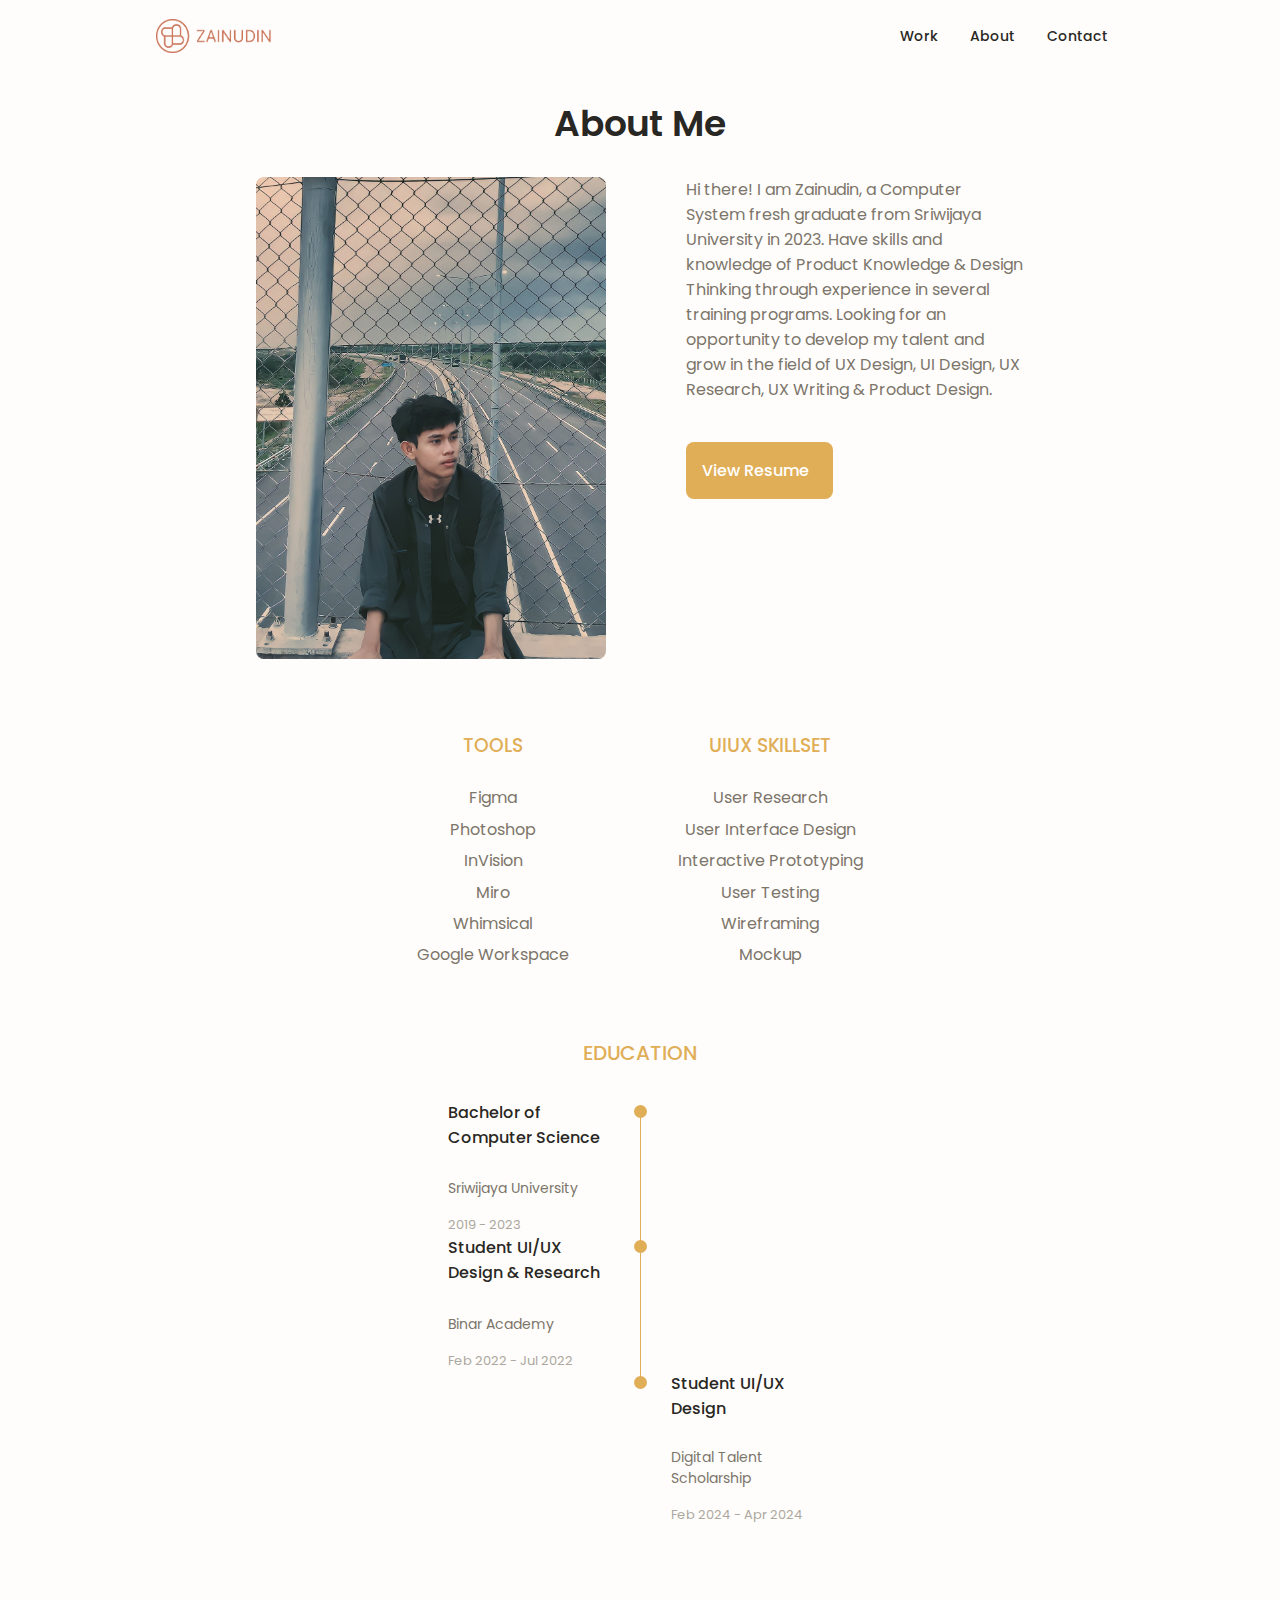
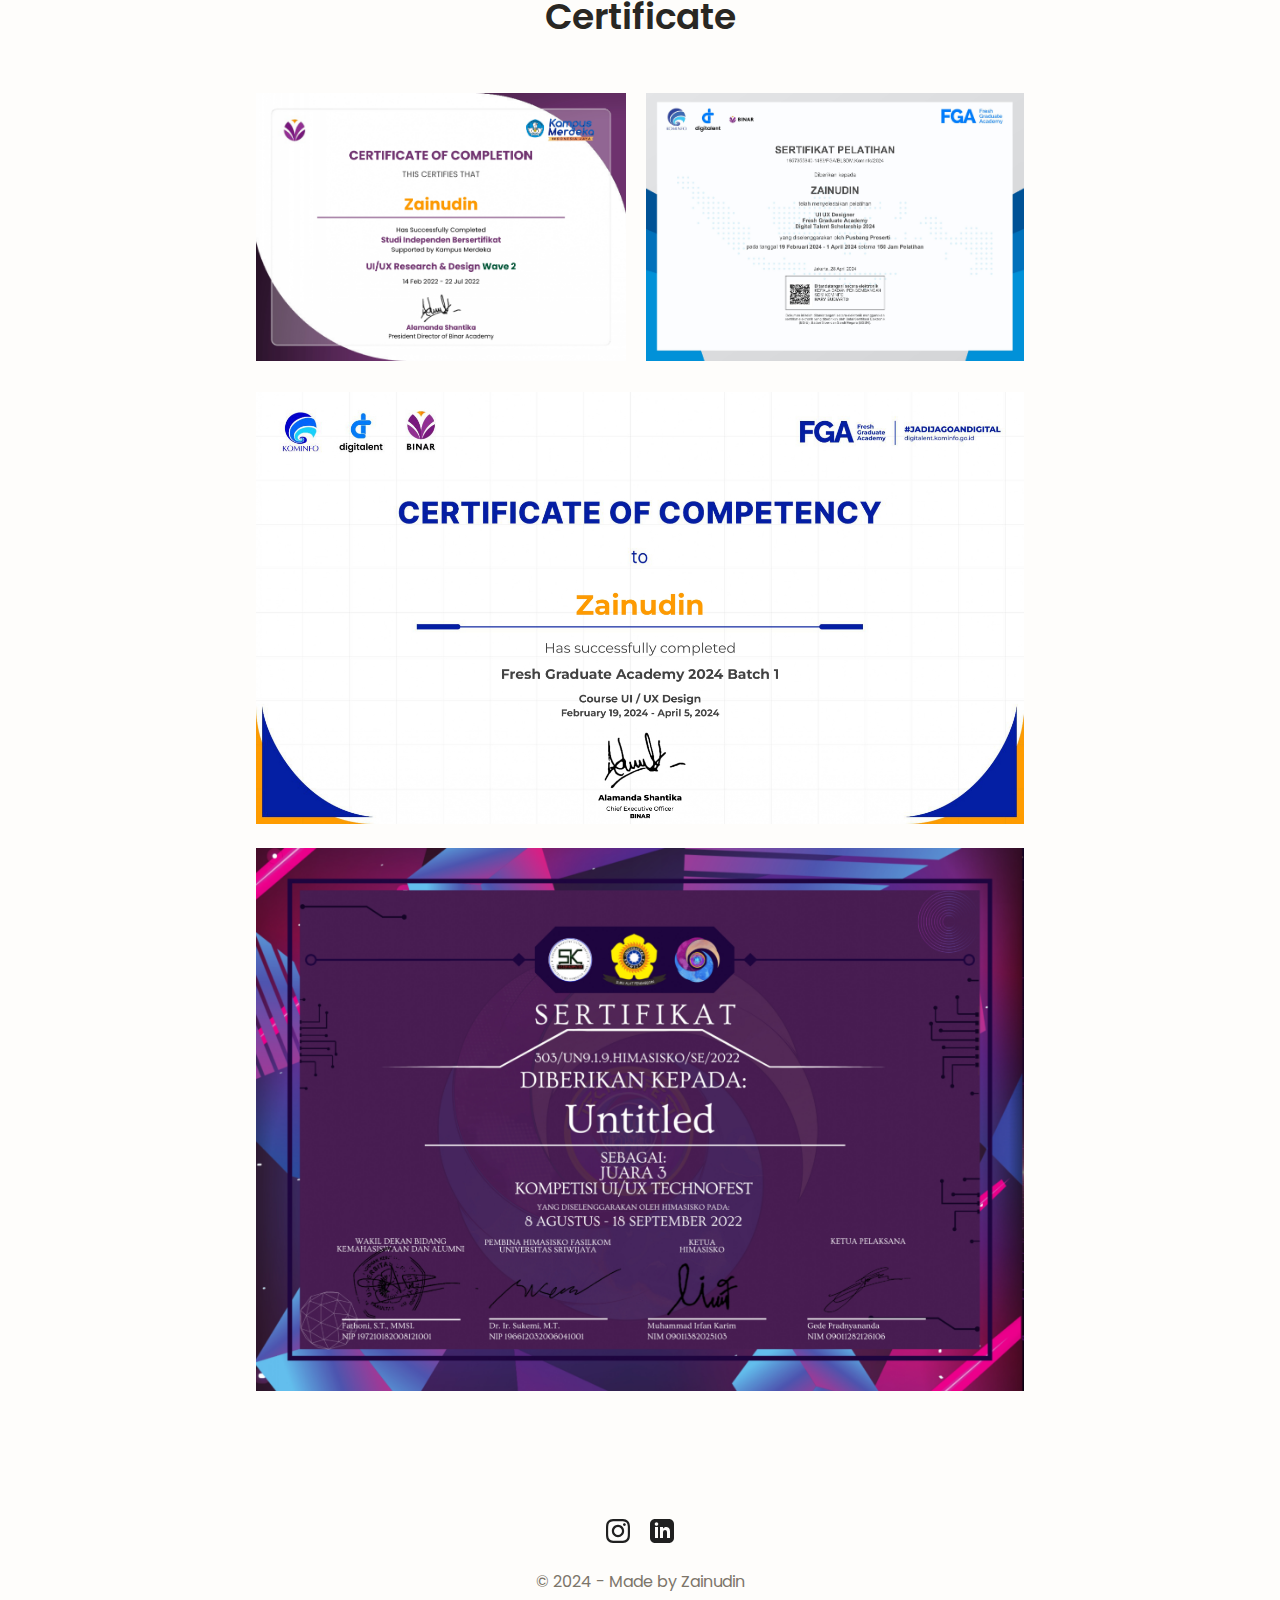
<file: about.html>
<!DOCTYPE html>
    <html lang="en">
    <head>
        <meta charset="UTF-8">
        <meta name="viewport" content="width=device-width, initial-scale=1.0">
        <link rel="shortcut icon" type="x-icon" href="packages/images/logo2.png">
        <!--==================== UNICONS ====================-->
        <link rel="stylesheet" href="https://unicons.iconscout.com/release/v4.0.0/css/line.css">
        
        <!--==================== SWIPER CSS ====================-->
        <link rel="stylesheet" href="./packages/css/swiper-bundle.min.css">
        
        <!--==================== CSS ====================-->
        <link rel="stylesheet" href="./packages/css/styles.css">

        <title>Zainudin - UI/UX Designer</title>
    </head>
    <body>
        <!--==================== HEADER ====================-->
        <header class="header" id="header">
            <nav class="nav container">
                <img src="packages/images/logo5.png" alt="standing">
                <div class="nav__menu" id="nav-menu">
                    <ul class="nav__list grid">
                        <li class="nav__item">
                            <a href="/index.html" class="nav__link">
                                <i class="uil uil-estate nav__icon"></i>Work
                            </a>
                        </li>
                        <li class="nav__item">
                            <a href="#about" class="nav__link">
                                <i class="uil uil-user nav__icon"></i>About
                            </a>
                        </li>

                        <li class="nav__item">
                            <a href="mailto:zainudin2001@gmail.com" class="nav__link">
                                <i class="uil uil-message nav__icon"></i>Contact                               
                            </a>
                        </li>
                    </ul>
                    <i class="uil uil-times nav__close" id="nav-close"></i>
                </div>
                <div class="nav__btns">
                    <!-- Theme change button -->

                    <i class="uil uil-moon change-theme" id="theme-button"></i>

                    <div class="nav__toggle" id="nav-toggle">
                        <i class="uil uil-apps"></i>
                    </div>
                </div>
            </nav>
        </header>

        <!--==================== MAIN ====================-->
        <main class="main">         
            <!--==================== ABOUT ====================-->
            <section class="about section" id="about">
                <h2 class="section__title">About Me</h2>
                <!-- <span class="section__subtitle">My Introduction</span> -->

                <div class="about__container container grid">
                    <img src="packages/images/ti.jpg" alt="" class="about__img">
                    <div class="about__data">
                        <p class="about__description">
                            Hi there!

                            I am Zainudin, a Computer System fresh graduate from Sriwijaya University in 2023. 
                            Have skills and knowledge of Product Knowledge & Design Thinking through experience 
                            in several training programs. Looking for an opportunity to develop my talent and grow 
                            in the field of UX Design, UI Design, UX Research, UX Writing & Product Design.
                        </p>

                        <div class="about__buttons">
                            <a download="" href="packages/H.pdf" class="button button--flex">
                                View Resume<i class="uil uil-download-alt button__icon"></i>
                            </a>
                        </div>
                    </div>
                </div>
            </section>

            <!-- =================== SKILSS ========================== -->
            <section class="myskill__section">
                <div class="myskill__container container grid">
                    <div class="myskill-into">
                        <div class="myskill-preview">
                            <h3>TOOLS</h3>
                            <p>Figma</p>
                            <p>Photoshop</p>
                            <p>InVision</p>
                            <p>Miro</p>
                            <p>Whimsical</p>
                            <p>Google Workspace</p>
                        </div>

                        <div class="myskill-preview">
                            <h3>UIUX SKILLSET</h3>
                            <p>User Research</p>
                            <p>User Interface Design</p>
                            <p>Interactive Prototyping</p>
                            <p>User Testing</p>
                            <p>Wireframing</p>
                            <p>Mockup</p>
                            
                        </div>
                    </div>
                </div>
            </section>

            <!--==================== QUALIFICATION ====================-->
        <section class="qualification__section">
            <!-- <h2 class="section__title">Education</h2> -->
            

            <div class="qualification__container container">
                <div class="qualification__tabs">
                    <div class="qualification__button button--flex qualification__active" data-target=''>
                        EDUCATION
                    </div>

                </div>

            <div class="qualification__sections">
            <!--==================== QUALIFICATION CONTENT 1 ====================-->
            <div class="qualification__content qualification__active" data-content id="education">
             <!--==================== QUALIFICATION 1 ====================--> 
             <div class="qualification__data">
                 <div>
                     <h3 class="qualification__title">Bachelor of Computer Science </h3>
                     <span class="qualification__subtitle">Sriwijaya University</span>
                     <div class="qualification__calendar">
                        <i class="uil uil-calendar-alt"></i>
                        2019 - 2023
                     </div>
                 </div>

                 <div>
                     <span class="qualification__rounder"></span>
                     <span class="qualification__line"></span>
                 </div>
             </div>
             
             <!--==================== QUALIFICATION 2 ====================--> 

            <!--==================== QUALIFICATION 3 ====================--> 
            <div class="qualification__data">
                <div>
                    <h3 class="qualification__title">Student UI/UX Design & Research</h3>
                    <span class="qualification__subtitle">Binar Academy</span>
                    <div class="qualification__calendar">
                       <i class="uil uil-calendar-alt"></i>
                       Feb 2022 - Jul 2022
                    </div>
                </div>

                <div>
                    <span class="qualification__rounder"></span>
                    <span class="qualification__line"></span>
                </div>
            </div> 

            <!--==================== QUALIFICATION 4 ====================--> 
            <div class="qualification__data">
                <div></div>
                <div>
                    <span class="qualification__rounder"></span>
                   <!-- <span class="qualification__line"></span> -->
                </div>

                <div>
                    <h3 class="qualification__title">Student UI/UX Design</h3>
                    <span class="qualification__subtitle">Digital Talent Scholarship</span>
                    <div class="qualification__calendar">
                       <i class="uil uil-calendar-alt"></i>
                       Feb 2024 - Apr 2024
                    </div>
                </div>

                
            </div>
            </div>
            
            
             
               </div>
            </div>
        </section>
      
        
        <section class="certificate__section">
            <div class="certificate__container container grid">
                <h2 class="section__title">Certificate</h2>
                <div class="logo-identity5">
                                
                    <div class="text5">
                        <img src="packages/Studi Independen_Cert_Zainudin_page-0001.jpg" alt="">
                        
                    </div>
        
                    
                    <div class="text5">
                        <img src="packages/Kominfo_Sertifikat_ZAINUDIN_UI UX Designer.jpg" alt="">
                    </div>                       
                </div>

                <img src="packages/Certif_Zainudin_Fresh Graduate Academy 2024 Batch 1_UI _ UX Design_page-0001.jpg" alt="">
                <img src="packages/Sertifikat_TechnofestSK_page-0001.jpg" alt="">
            </div>
        </section>
       

    <!--==================== FOOTER ====================-->
    <footer>
        <div class="footer-icons">
          <a href="https://www.instagram.com/zainudln/">
            <svg xmlns="http://www.w3.org/2000/svg" width="24" height="24" viewBox="0 0 24 24"><path d="M12 2.163c3.204 0 3.584.012 4.85.07 3.252.148 4.771 1.691 4.919 4.919.058 1.265.069 1.645.069 4.849 0 3.205-.012 3.584-.069 4.849-.149 3.225-1.664 4.771-4.919 4.919-1.266.058-1.644.07-4.85.07-3.204 0-3.584-.012-4.849-.07-3.26-.149-4.771-1.699-4.919-4.92-.058-1.265-.07-1.644-.07-4.849 0-3.204.013-3.583.07-4.849.149-3.227 1.664-4.771 4.919-4.919 1.266-.057 1.645-.069 4.849-.069zm0-2.163c-3.259 0-3.667.014-4.947.072-4.358.2-6.78 2.618-6.98 6.98-.059 1.281-.073 1.689-.073 4.948 0 3.259.014 3.668.072 4.948.2 4.358 2.618 6.78 6.98 6.98 1.281.058 1.689.072 4.948.072 3.259 0 3.668-.014 4.948-.072 4.354-.2 6.782-2.618 6.979-6.98.059-1.28.073-1.689.073-4.948 0-3.259-.014-3.667-.072-4.947-.196-4.354-2.617-6.78-6.979-6.98-1.281-.059-1.69-.073-4.949-.073zm0 5.838c-3.403 0-6.162 2.759-6.162 6.162s2.759 6.163 6.162 6.163 6.162-2.759 6.162-6.163c0-3.403-2.759-6.162-6.162-6.162zm0 10.162c-2.209 0-4-1.79-4-4 0-2.209 1.791-4 4-4s4 1.791 4 4c0 2.21-1.791 4-4 4zm6.406-11.845c-.796 0-1.441.645-1.441 1.44s.645 1.44 1.441 1.44c.795 0 1.439-.645 1.439-1.44s-.644-1.44-1.439-1.44z"/></svg>
          </a>
          <a href="https://www.linkedin.com/in/zainudin41">
            <svg xmlns="http://www.w3.org/2000/svg" width="24" height="24" viewBox="0 0 24 24"><path d="M19 0h-14c-2.761 0-5 2.239-5 5v14c0 2.761 2.239 5 5 5h14c2.762 0 5-2.239 5-5v-14c0-2.761-2.238-5-5-5zm-11 19h-3v-11h3v11zm-1.5-12.268c-.966 0-1.75-.79-1.75-1.764s.784-1.764 1.75-1.764 1.75.79 1.75 1.764-.783 1.764-1.75 1.764zm13.5 12.268h-3v-5.604c0-3.368-4-3.113-4 0v5.604h-3v-11h3v1.765c1.396-2.586 7-2.777 7 2.476v6.759z"/></svg>
          </a>
        </div>
        <p>&#169; 2024 - Made by Zainudin</p>
      </footer>

    

    <!--==================== SCROLL TOP ====================-->
    <a href="#" class="scrollup" id="scroll-up">
        <i class="uil uil-arrow-up scrollup__icon"></i>
    </a>
    

    <!--==================== SWIPER JS ====================-->
    <script src="./packages/js/swiper-bundle.min.js"></script>

    <!--==================== MAIN JS ====================-->
    <script src="./packages/js/main.js"></script>
</body>

</html>
</file>
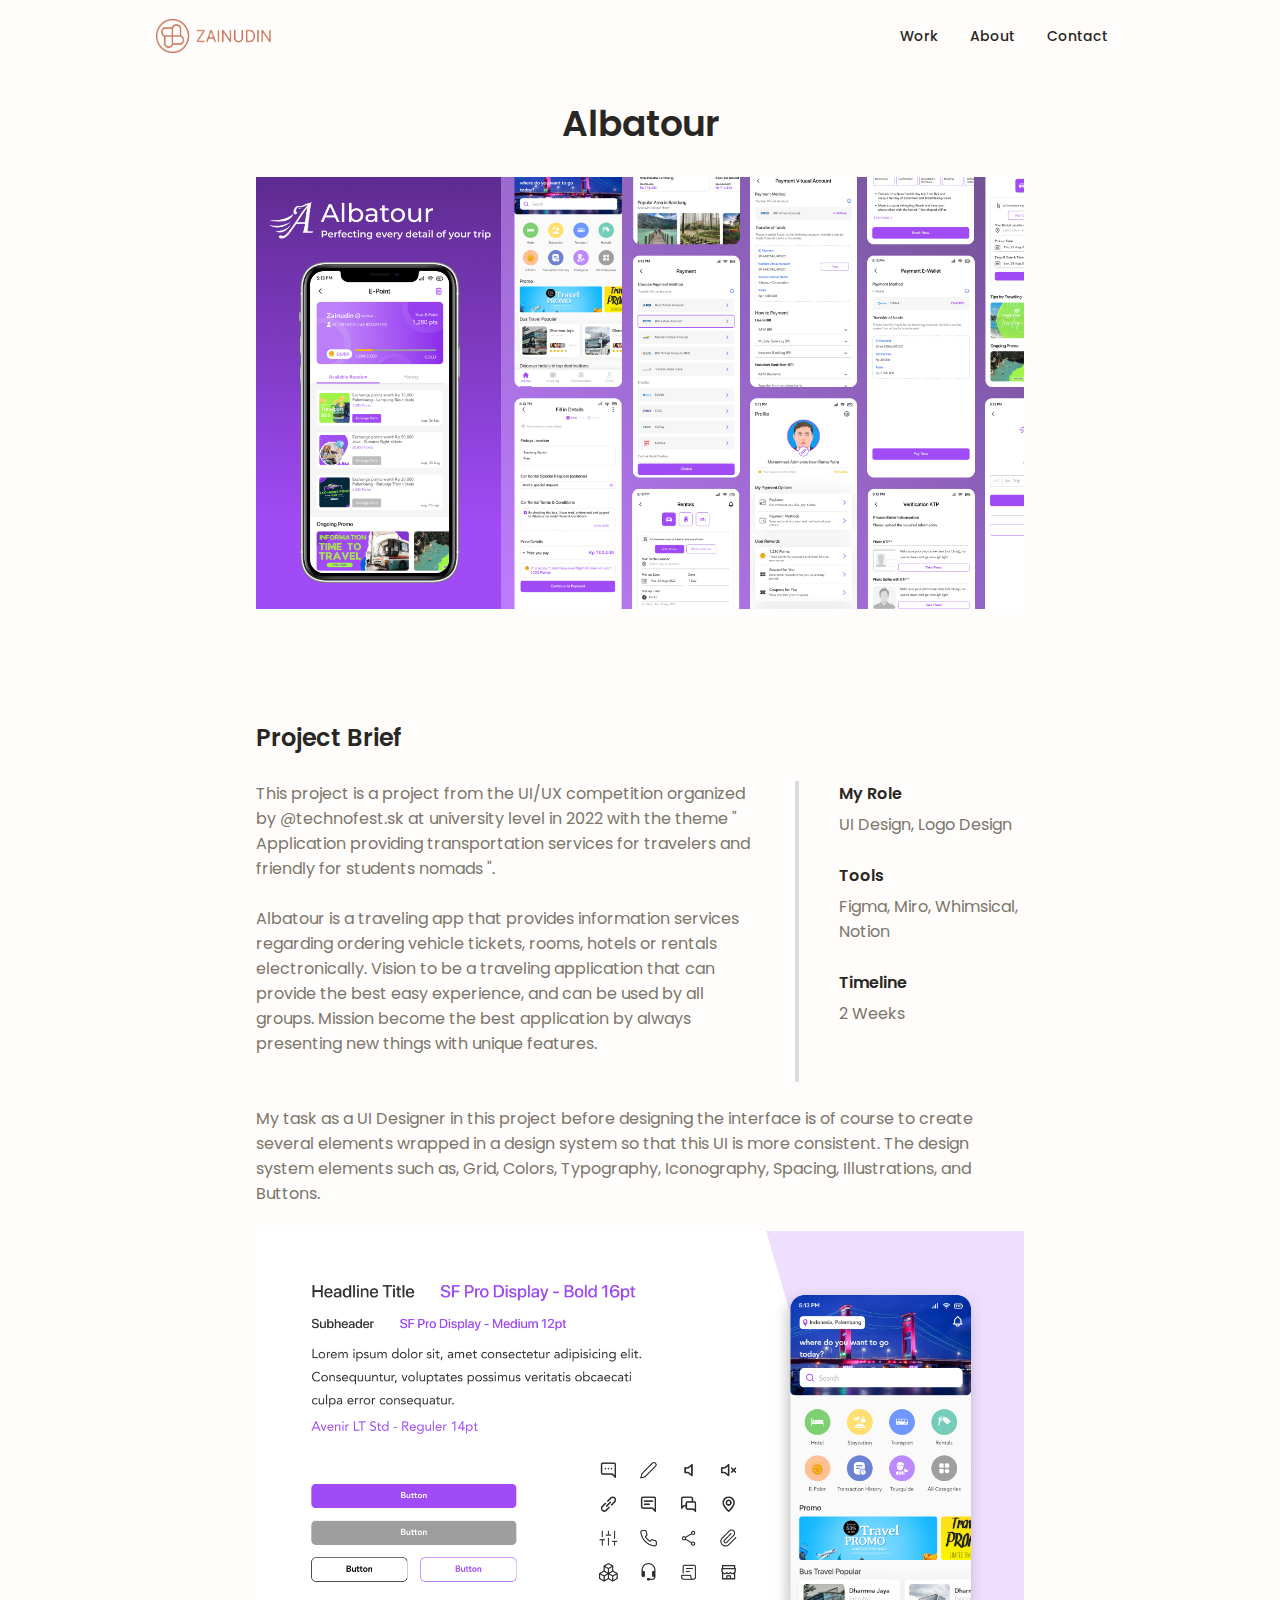
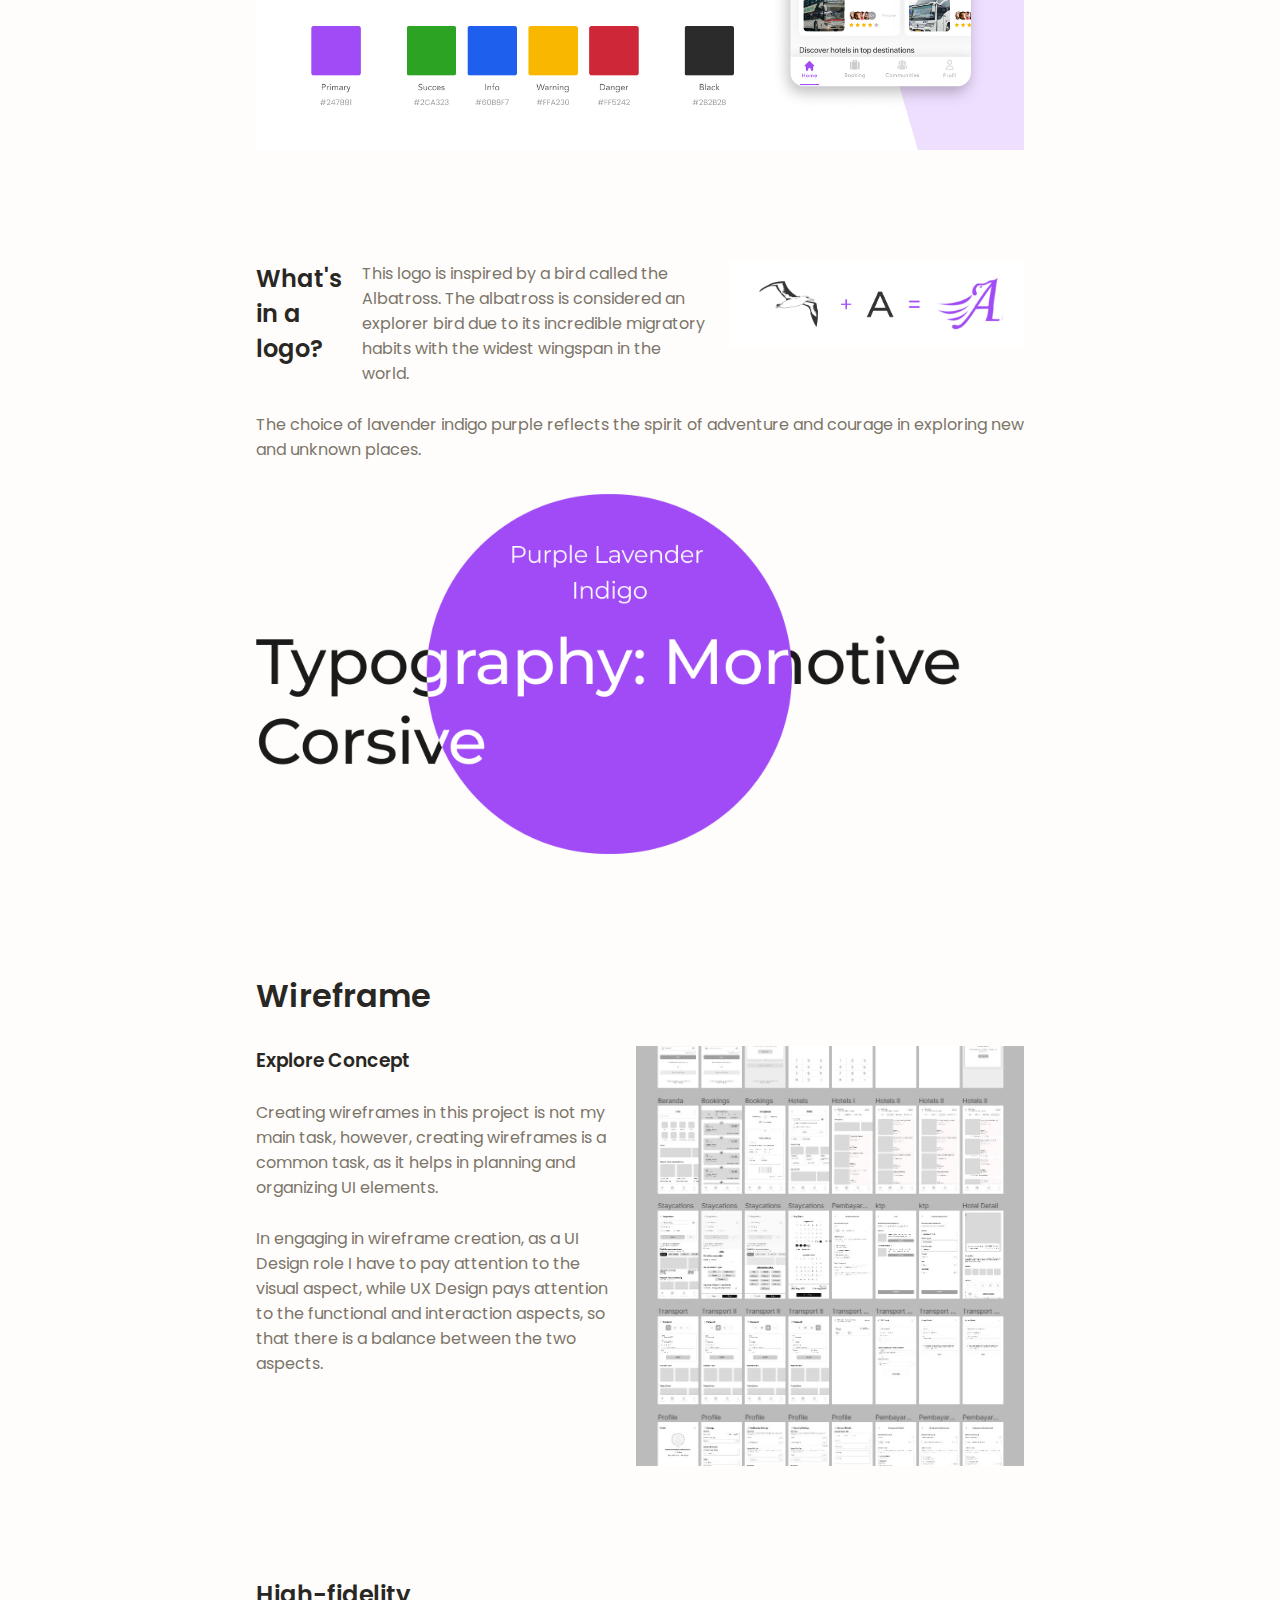
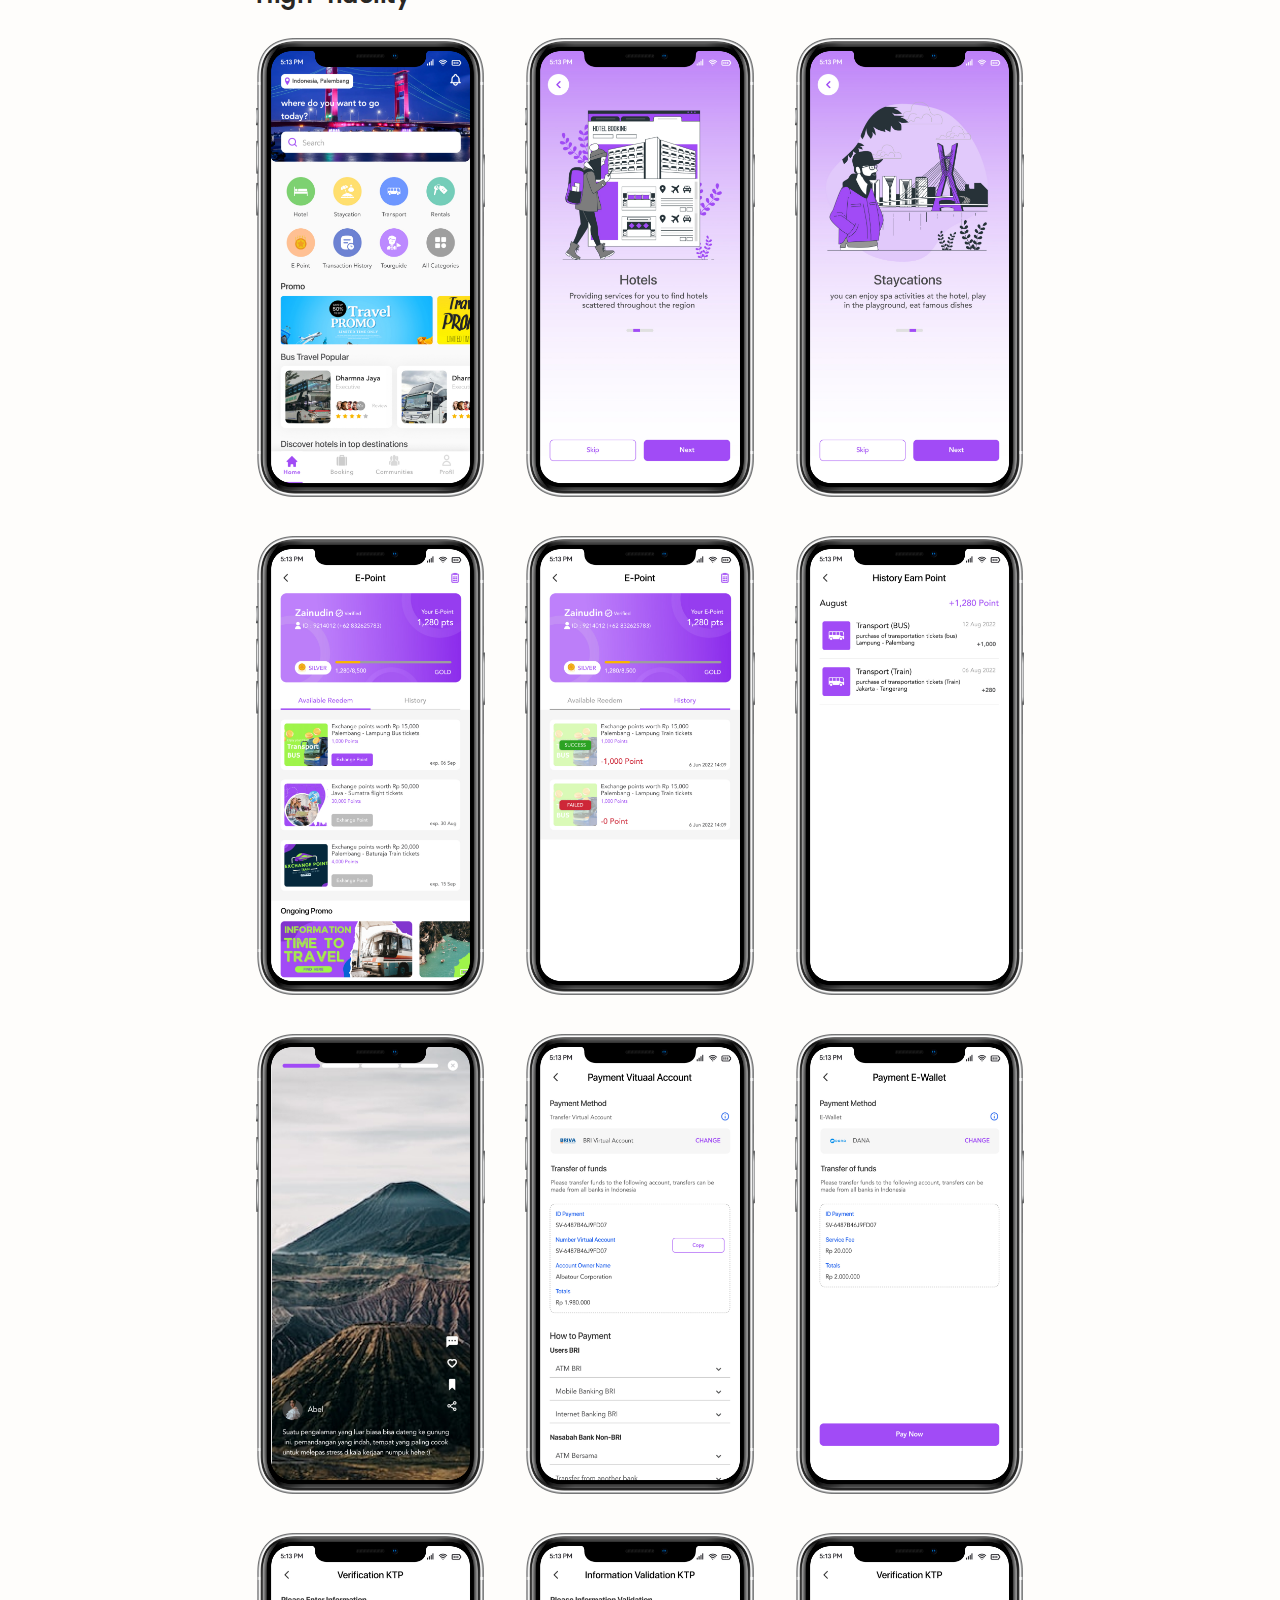
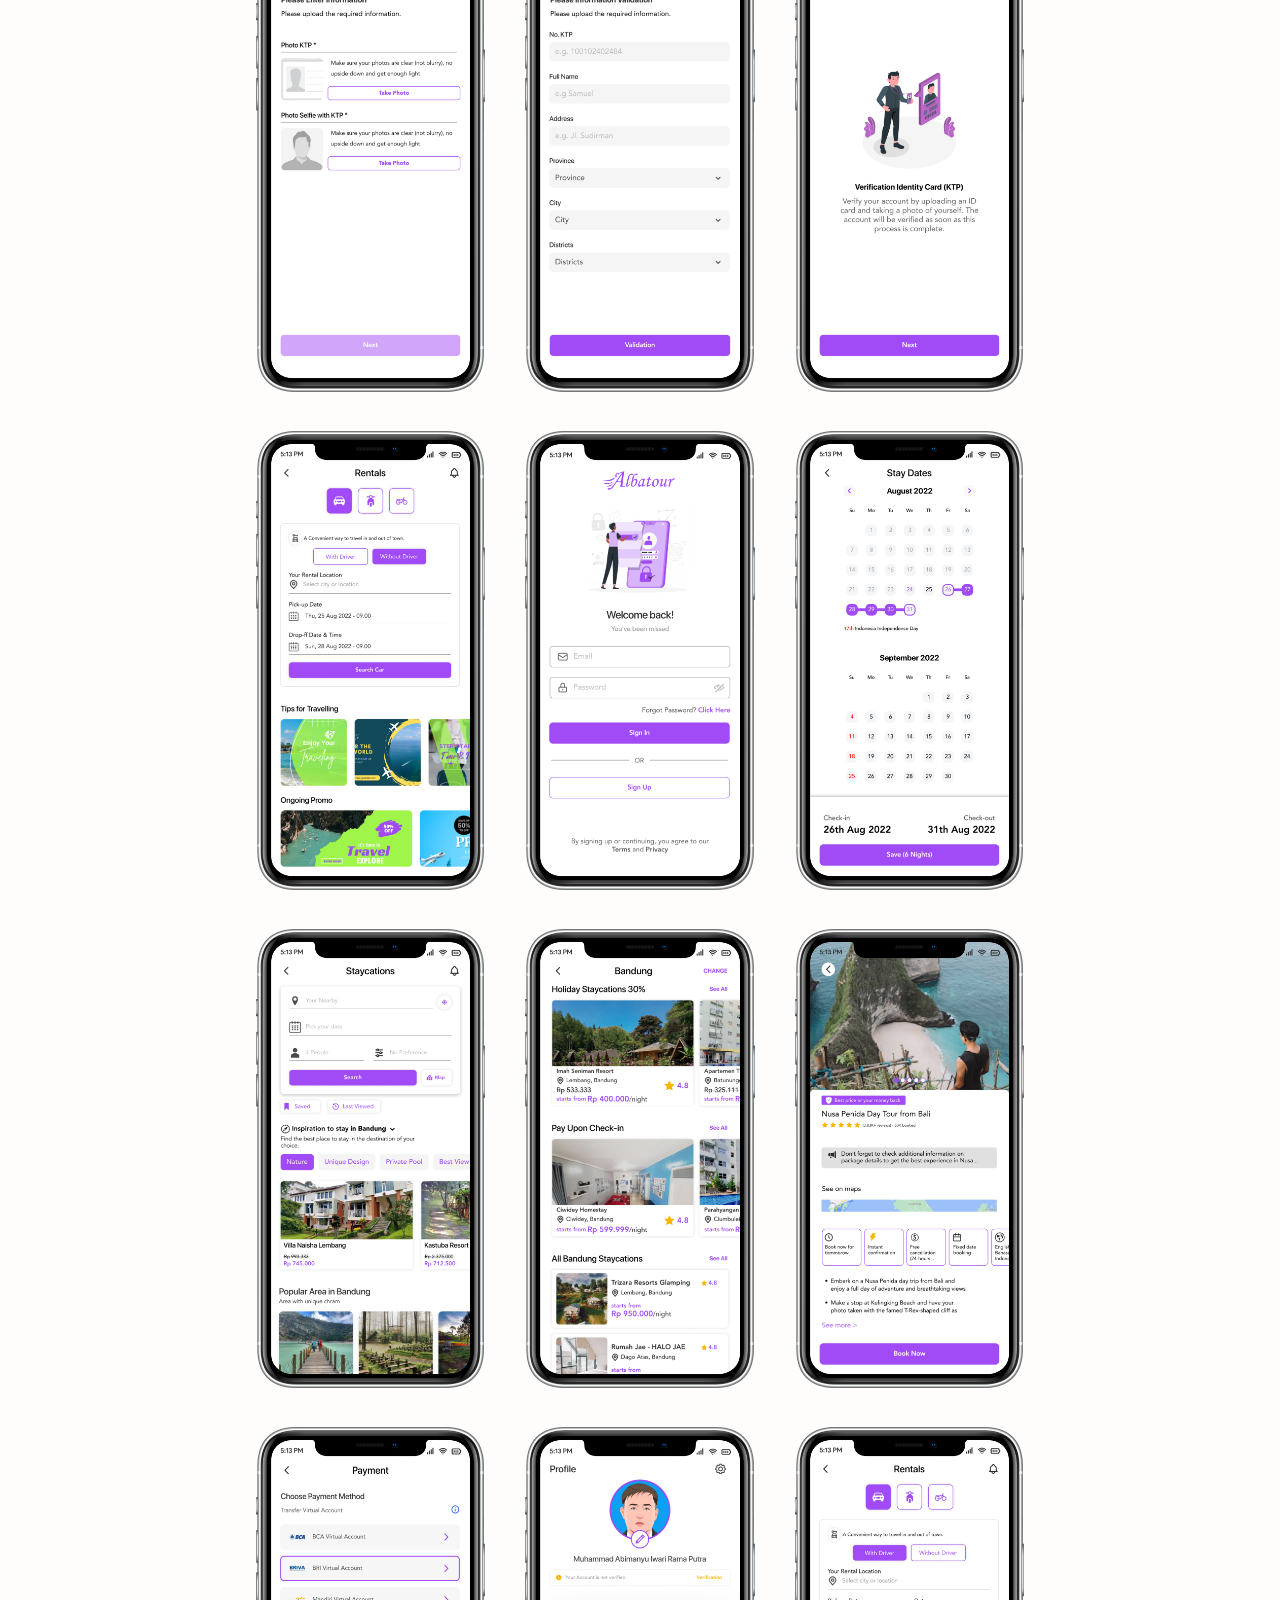
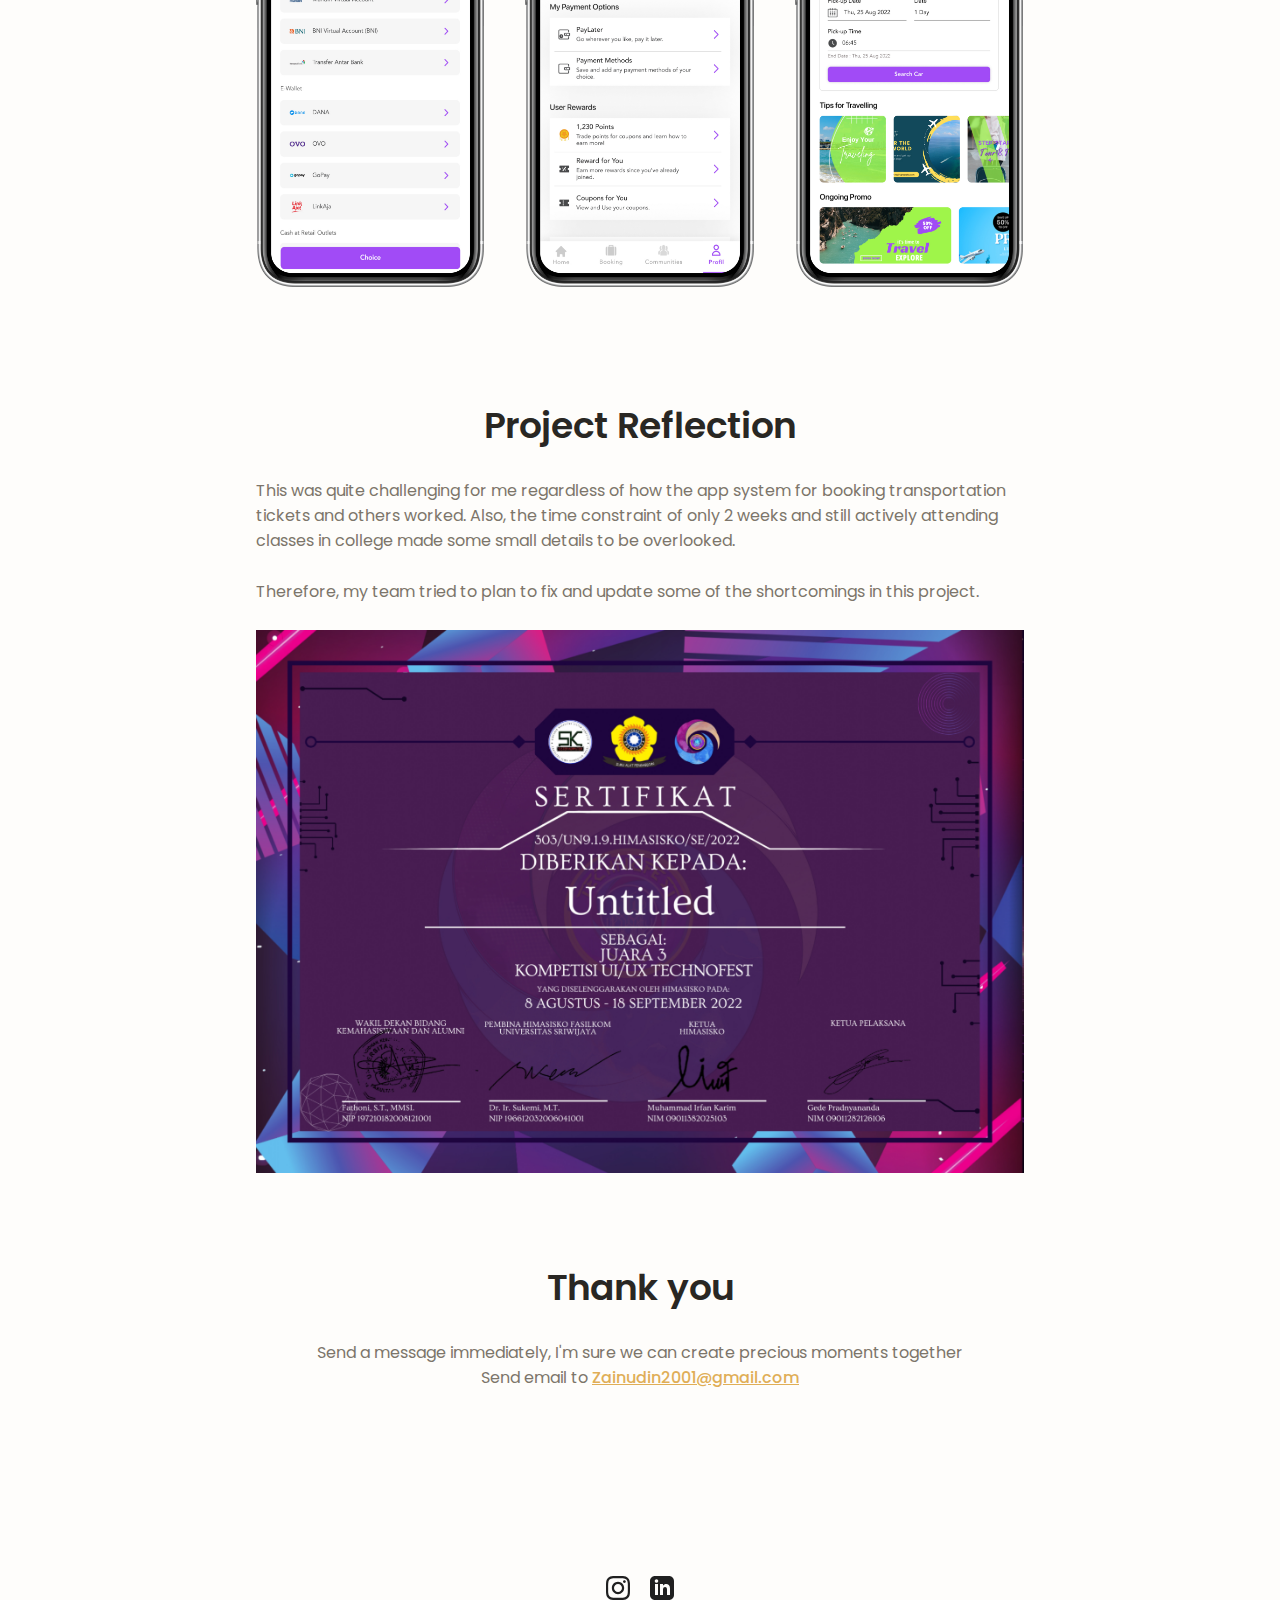
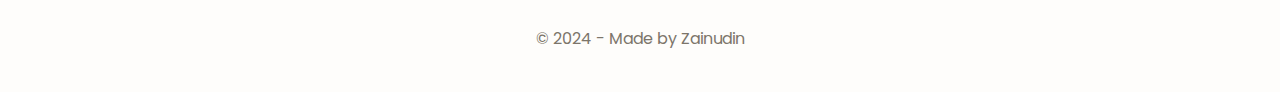
<file: albatour.html>
<!DOCTYPE html>
    <html lang="en">
    <head>
        <meta charset="UTF-8">
        <meta name="viewport" content="width=device-width, initial-scale=1.0">
        <link rel="shortcut icon" type="x-icon" href="packages/images/logo2.png">
        <!--==================== UNICONS ====================-->
        <link rel="stylesheet" href="https://unicons.iconscout.com/release/v4.0.0/css/line.css">
        
        <!--==================== SWIPER CSS ====================-->
        <link rel="stylesheet" href="./packages/css/swiper-bundle.min.css">
        
        <!--==================== CSS ====================-->
        <link rel="stylesheet" href="./packages/css/styles.css">

        <title>Zainudin - UI/UX Designer</title>
    </head>
    <body>
        <!--==================== HEADER ====================-->
        <header class="header" id="header">
            <nav class="nav container">
                <img src="packages/images/logo5.png" alt="standing">
                <div class="nav__menu" id="nav-menu">
                    <ul class="nav__list grid">
                        <li class="nav__item">
                            <a href="/index.html" class="nav__link">
                                <i class="uil uil-estate nav__icon"></i>Work
                            </a>
                        </li>
                        <li class="nav__item">
                            <a href="/about.html" class="nav__link">
                                <i class="uil uil-user nav__icon"></i>About
                            </a>
                        </li>

                        <li class="nav__item">
                            <a href="mailto:zainudin2001@gmail.com" class="nav__link">
                                <i class="uil uil-message nav__icon"></i>Contact                               
                            </a>
                        </li>
                    </ul>
                    <i class="uil uil-times nav__close" id="nav-close"></i>
                </div>
                <div class="nav__btns">
                    <!-- Theme change button -->

                    <i class="uil uil-moon change-theme" id="theme-button"></i>

                    <div class="nav__toggle" id="nav-toggle">
                        <i class="uil uil-apps"></i>
                    </div>
                </div>
            </nav>
        </header>

        <!--==================== MAIN ====================-->
<!-- =========================== PORTFOLIO+++++++++++++++++++++++++++++++++++++++ -->
            <section class="portfolios section" id="portfolios">
                <h2 class="section__title">Albatour</h2>
                <!-- <span class="section__subtitle">UI/UX Portfolio</span> -->
    
    
    
                    <!-- porto 2 -->
                     
                    <div class="portfolios__container container grid">
                        <div class="content">
                      <img src="packages/images/portfolio/albatour-app.jpg" alt="">
                        </div>
                      
                      <div class="overview-konten">
                        <h2>Project Brief</h2>
                        <div class="overview">
                            <div class="case">                     
                                <p>This project is a project from the UI/UX competition organized by @technofest.sk at university level in 2022 with the theme <span>" Application providing transportation services for travelers and friendly for students
                                    nomads "</span>.</p>
                                <p><span>Albatour</span> is a traveling app that provides information services regarding ordering vehicle tickets, rooms, hotels or rentals electronically.
                                    <span>Vision</span> to be a traveling application that can provide the best easy experience, and can be used by all groups.
                                    <span>Mission</span> become the best application by always presenting new things with unique features.</p>
                            </div>

                            <div class="garis"></div>

                            <div class="info">
                                <div class="otc">
                                    <h4>My Role</h4>
                                    <p>UI Design, Logo Design</p>
                                </div>

                                <div class="otc">
                                    <h4>Tools</h4>
                                    <p>Figma, Miro, Whimsical, Notion</p>
                                </div>

                                <div class="otc">
                                    <h4>Timeline</h4>
                                    <p>2 Weeks</p>
                                </div>
                            </div>
                        </div>
                    </div>
                    
                    
                    <div class="content">
                        
                        <p>My task as a UI Designer in this project before designing the interface is of course to create several elements 
                            wrapped in a design system so that this UI is more consistent.
                            The design system elements such as, Grid, Colors, Typography, Iconography, Spacing, Illustrations, and Buttons.</p>

                        <img src="packages/images/portfolio/albatour/designsystem-summary.jpg" alt="">
                    </div>

                    <div class="content">
                        <div class="logo-identity">
                            <h2>What's in a logo?</h2>
                            <div class="text">
                                <p>This logo is inspired by a bird called the Albatross. The albatross is considered an explorer bird due to its incredible migratory habits with the widest wingspan in the world.</p>
                            </div>

                            
                            <div class="logo">
                                <img src="packages/images/portfolio/albatour/logo.jpg" alt="">
                            </div>                       
                        </div>
                        <p>The choice of lavender indigo purple reflects the spirit of adventure and courage in exploring new and unknown places.</p>
                        <img src="packages/images/portfolio/albatour/logo_color.png" alt="">
                    </div>

                    <div class="content">
                        <h1>Wireframe</h1>
                        <div class="logo-identity2">
                            
                            <div class="text2">
                                <h3>Explore Concept</h3>
                                <p>Creating wireframes in this project is not my main task,
                                    however, creating wireframes is a common task, as it helps in planning and organizing UI elements.</p>
                                <p>In engaging in wireframe creation, as a UI Design role I have to pay attention to the visual aspect, 
                                    while UX Design pays attention to the functional and interaction aspects, so that there is a balance between the two aspects.</p>
                            </div>

                            
                            <div class="logo2">
                                <img src="packages/images/portfolio/albatour/wireframe---.jpg" alt="">
                            </div>                       
                        </div>
                    </div>

<!-- =================================================Result HIFI============================================================================= -->
                    
                    <div class="content">
                        <h2>High-fidelity</h2>
                        <div class="logo-identity3">
                            
                            <div class="text3">
                                <img src="packages/images/portfolio/albatour/frame/iMockup - iPhone 11-6.png" alt="">
                            </div>

                            
                            <div class="logo3">
                                <img src="packages/images/portfolio/albatour/frame/iMockup - iPhone 11-10.png" alt="">
                            </div>        
                            
                            <div class="logo3">
                                <img src="packages/images/portfolio/albatour/frame/iMockup - iPhone 11-11.png" alt="">
                            </div>    
                        </div>

                        <div class="logo-identity3">
                            
                            <div class="text3">
                                <img src="packages/images/portfolio/albatour/frame/iMockup - iPhone 11-3.png" alt="">
                            </div>

                            
                            <div class="logo3">
                                <img src="packages/images/portfolio/albatour/frame/iMockup - iPhone 11-4.png" alt="">
                            </div>        
                            
                            <div class="logo3">
                                <img src="packages/images/portfolio/albatour/frame/iMockup - iPhone 11-5.png" alt="">
                            </div>    
                        </div>

                        <div class="logo-identity3">
                            
                            <div class="text3">
                                <img src="packages/images/portfolio/albatour/frame/iMockup - iPhone 11-1.png" alt="">
                            </div>

                            
                            <div class="logo3">
                                <img src="packages/images/portfolio/albatour/frame/iMockup - iPhone 11-13.png" alt="">
                            </div>        
                            
                            <div class="logo3">
                                <img src="packages/images/portfolio/albatour/frame/iMockup - iPhone 11-14.png" alt="">
                            </div>    
                        </div>

                        <div class="logo-identity3">
                            
                            <div class="text3">
                                <img src="packages/images/portfolio/albatour/frame/iMockup - iPhone 11-32.png" alt="">
                            </div>

                            
                            <div class="logo3">
                                <img src="packages/images/portfolio/albatour/frame/iMockup - iPhone 11-33.png" alt="">
                            </div>        
                            
                            <div class="logo3">
                                <img src="packages/images/portfolio/albatour/frame/iMockup - iPhone 11-31.png" alt="">
                            </div>    
                        </div>


                        <div class="logo-identity3">
                            
                            <div class="text3">
                                <img src="packages/images/portfolio/albatour/frame/iMockup - iPhone 11-19.png" alt="">
                            </div>

                            
                            <div class="logo3">
                                <img src="packages/images/portfolio/albatour/frame/iMockup - iPhone 11-20.png" alt="">
                            </div>        
                            
                            <div class="logo3">
                                <img src="packages/images/portfolio/albatour/frame/iMockup - iPhone 11-21.png" alt="">
                            </div>    
                        </div>

                        <div class="logo-identity3">
                            
                            <div class="text3">
                                <img src="packages/images/portfolio/albatour/frame/iMockup - iPhone 11-22.png" alt="">
                            </div>

                            
                            <div class="logo3">
                                <img src="packages/images/portfolio/albatour/frame/iMockup - iPhone 11-23.png" alt="">
                            </div>        
                            
                            <div class="logo3">
                                <img src="packages/images/portfolio/albatour/frame/iMockup - iPhone 11-24.png" alt="">
                            </div>    
                        </div>

                        <div class="logo-identity3">
                            
                            <div class="text3">
                                <img src="packages/images/portfolio/albatour/frame/iMockup - iPhone 11-15.png" alt="">
                            </div>

                            
                            <div class="logo3">
                                <img src="packages/images/portfolio/albatour/frame/iMockup - iPhone 11-16.png" alt="">
                            </div>        
                            
                            <div class="logo3">
                                <img src="packages/images/portfolio/albatour/frame/iMockup - iPhone 11-18.png" alt="">
                            </div>    
                        </div>
                    </div>
 <!-- =================================================END Result HIFI============================================================================= -->           

                     
                      
                        <div class="content">
                            <h3 class="section__title">Project Reflection</h3>
                            
                            <p>This was quite challenging for me regardless of how the app system for 
                                booking transportation tickets and others worked. Also, the time 
                                constraint of only 2 weeks and still actively attending classes 
                                in college made some small details to be overlooked.</p>

                                <p>Therefore, my team tried to plan to fix and update some of the shortcomings in this project.</p>
                            <img src="packages/images/portfolio/albatour/Certificate-technofestsk.jpg" alt="">
                        
                        </div>

                    </div>

                    <div class="closing">
                        <h3 class="section__title">Thank you <i class="uil uil-grin"></i></h3>
                        <p>Send a message immediately, I'm sure we can create precious moments together<br>
                           Send email to <a href="mailto:zainudin2001@gmail.com"><span>Zainudin2001@gmail.com</span></a></p>
                    </div>
            </section>


    <!--==================== FOOTER ====================-->
    <footer>
        <div class="footer-icons">
          <a href="https://www.instagram.com/zainudln/">
            <svg xmlns="http://www.w3.org/2000/svg" width="24" height="24" viewBox="0 0 24 24"><path d="M12 2.163c3.204 0 3.584.012 4.85.07 3.252.148 4.771 1.691 4.919 4.919.058 1.265.069 1.645.069 4.849 0 3.205-.012 3.584-.069 4.849-.149 3.225-1.664 4.771-4.919 4.919-1.266.058-1.644.07-4.85.07-3.204 0-3.584-.012-4.849-.07-3.26-.149-4.771-1.699-4.919-4.92-.058-1.265-.07-1.644-.07-4.849 0-3.204.013-3.583.07-4.849.149-3.227 1.664-4.771 4.919-4.919 1.266-.057 1.645-.069 4.849-.069zm0-2.163c-3.259 0-3.667.014-4.947.072-4.358.2-6.78 2.618-6.98 6.98-.059 1.281-.073 1.689-.073 4.948 0 3.259.014 3.668.072 4.948.2 4.358 2.618 6.78 6.98 6.98 1.281.058 1.689.072 4.948.072 3.259 0 3.668-.014 4.948-.072 4.354-.2 6.782-2.618 6.979-6.98.059-1.28.073-1.689.073-4.948 0-3.259-.014-3.667-.072-4.947-.196-4.354-2.617-6.78-6.979-6.98-1.281-.059-1.69-.073-4.949-.073zm0 5.838c-3.403 0-6.162 2.759-6.162 6.162s2.759 6.163 6.162 6.163 6.162-2.759 6.162-6.163c0-3.403-2.759-6.162-6.162-6.162zm0 10.162c-2.209 0-4-1.79-4-4 0-2.209 1.791-4 4-4s4 1.791 4 4c0 2.21-1.791 4-4 4zm6.406-11.845c-.796 0-1.441.645-1.441 1.44s.645 1.44 1.441 1.44c.795 0 1.439-.645 1.439-1.44s-.644-1.44-1.439-1.44z"/></svg>
          </a>
          <a href="https://www.linkedin.com/in/zainudin41">
            <svg xmlns="http://www.w3.org/2000/svg" width="24" height="24" viewBox="0 0 24 24"><path d="M19 0h-14c-2.761 0-5 2.239-5 5v14c0 2.761 2.239 5 5 5h14c2.762 0 5-2.239 5-5v-14c0-2.761-2.238-5-5-5zm-11 19h-3v-11h3v11zm-1.5-12.268c-.966 0-1.75-.79-1.75-1.764s.784-1.764 1.75-1.764 1.75.79 1.75 1.764-.783 1.764-1.75 1.764zm13.5 12.268h-3v-5.604c0-3.368-4-3.113-4 0v5.604h-3v-11h3v1.765c1.396-2.586 7-2.777 7 2.476v6.759z"/></svg>
          </a>
        </div>
        <p>&#169; 2024 - Made by Zainudin</p>
    </footer>

    

    <!--==================== SCROLL TOP ====================-->
    <a href="#" class="scrollup" id="scroll-up">
        <i class="uil uil-arrow-up scrollup__icon"></i>
    </a>
    

    <!--==================== SWIPER JS ====================-->
    <script src="./packages/js/swiper-bundle.min.js"></script>

    <!--==================== MAIN JS ====================-->
    <script src="./packages/js/main.js"></script>
</body>

</html>
</file>
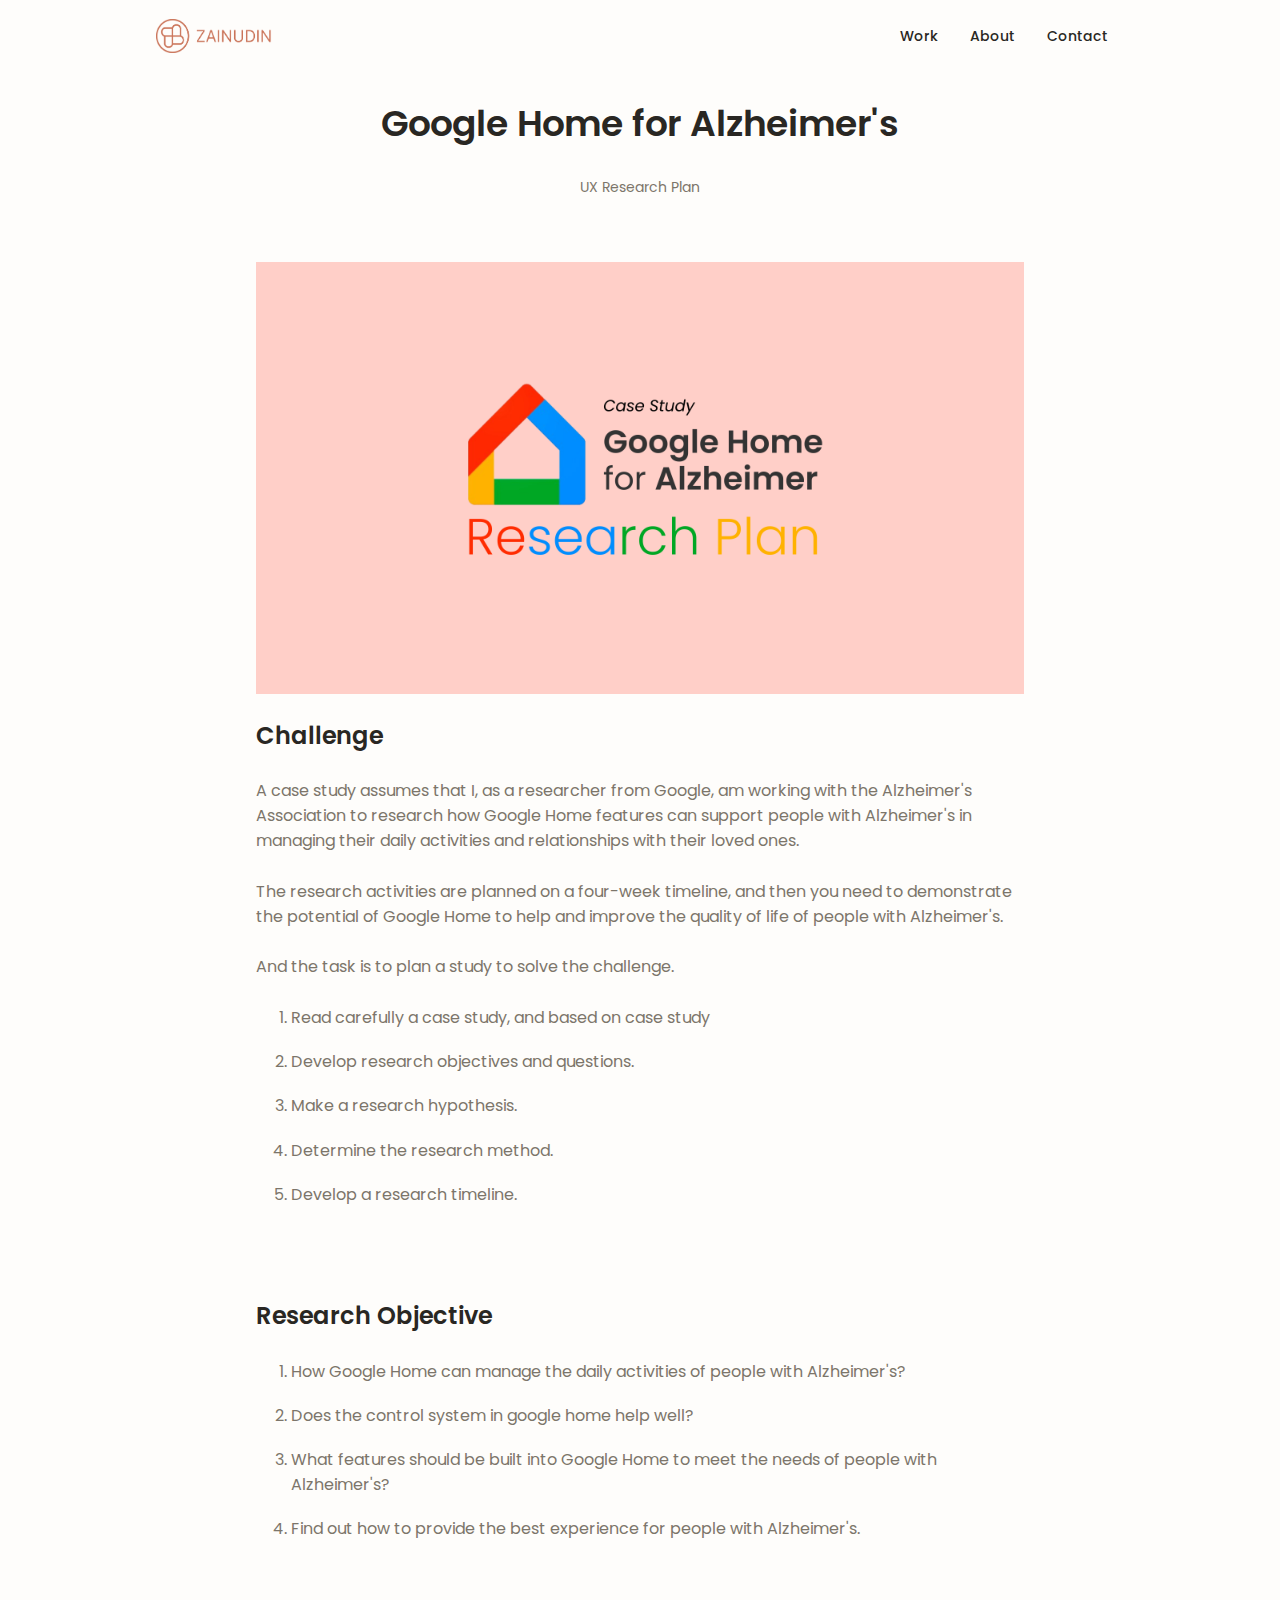
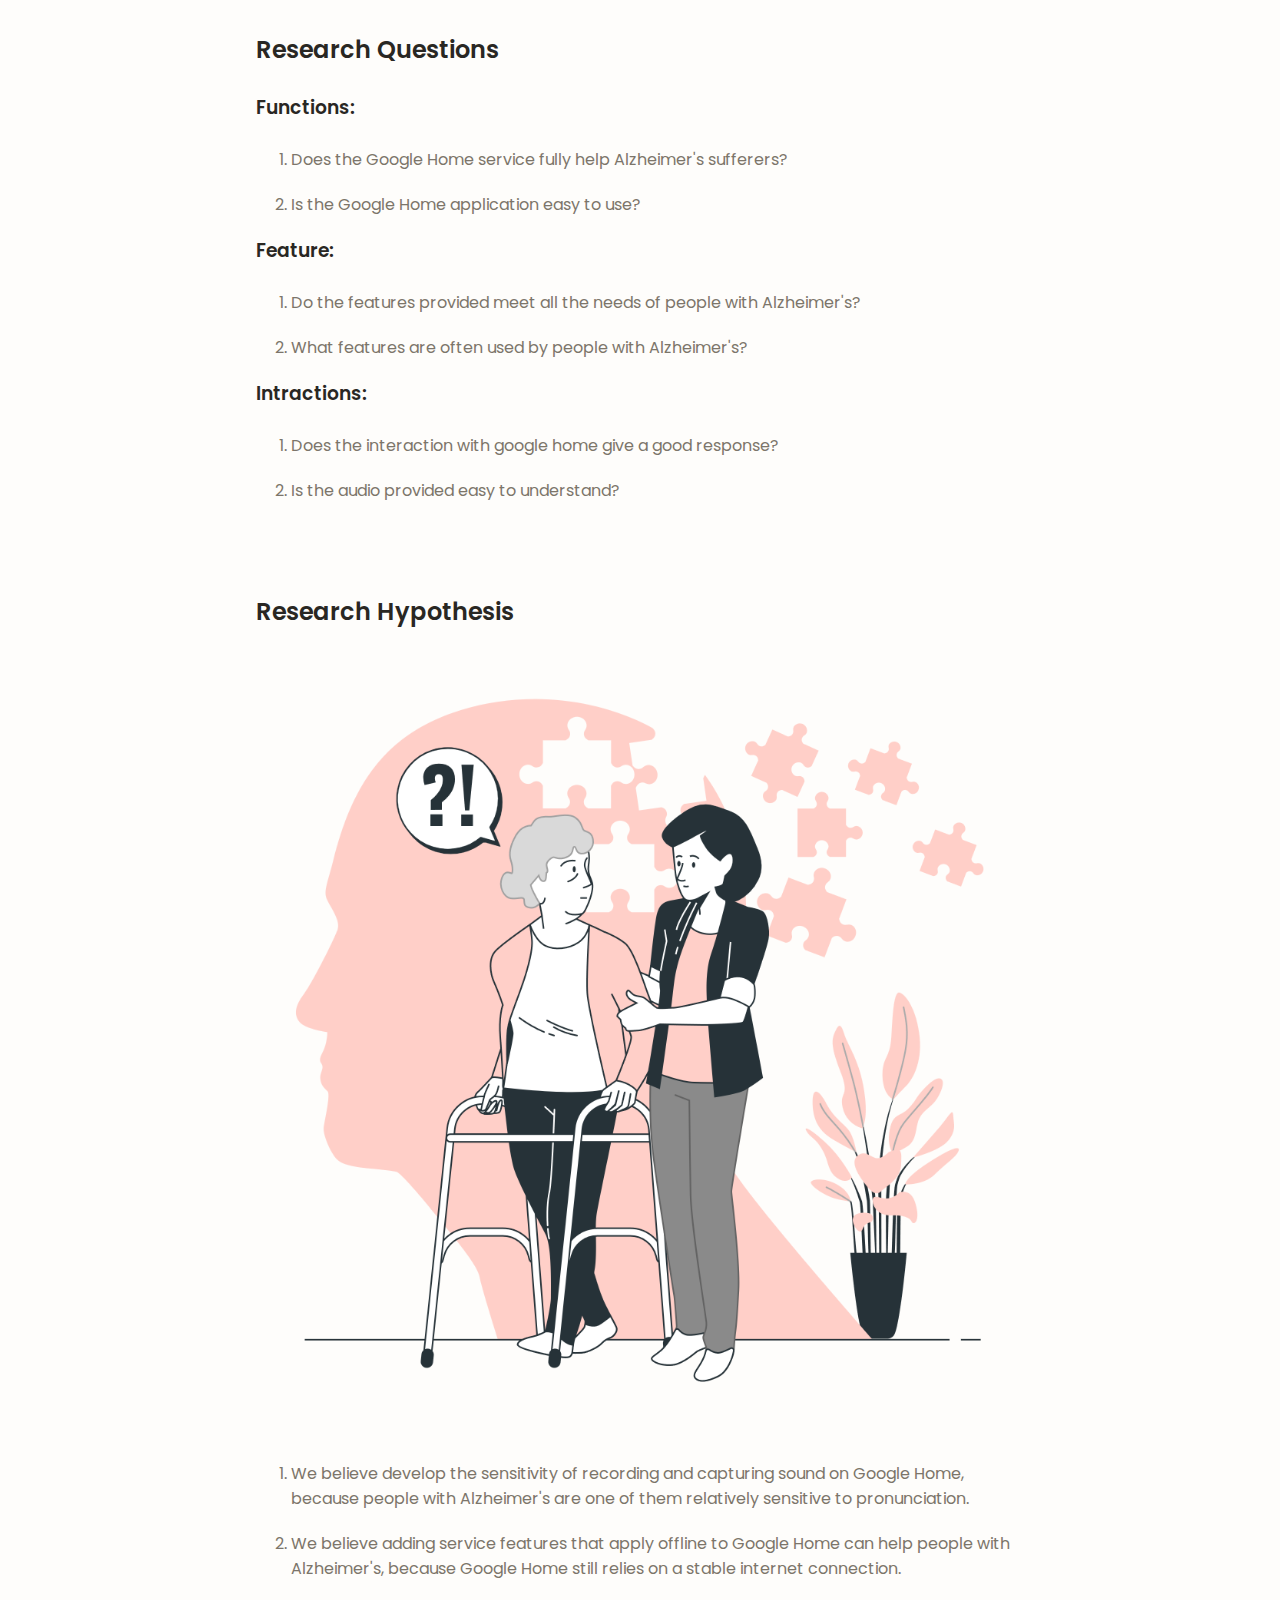
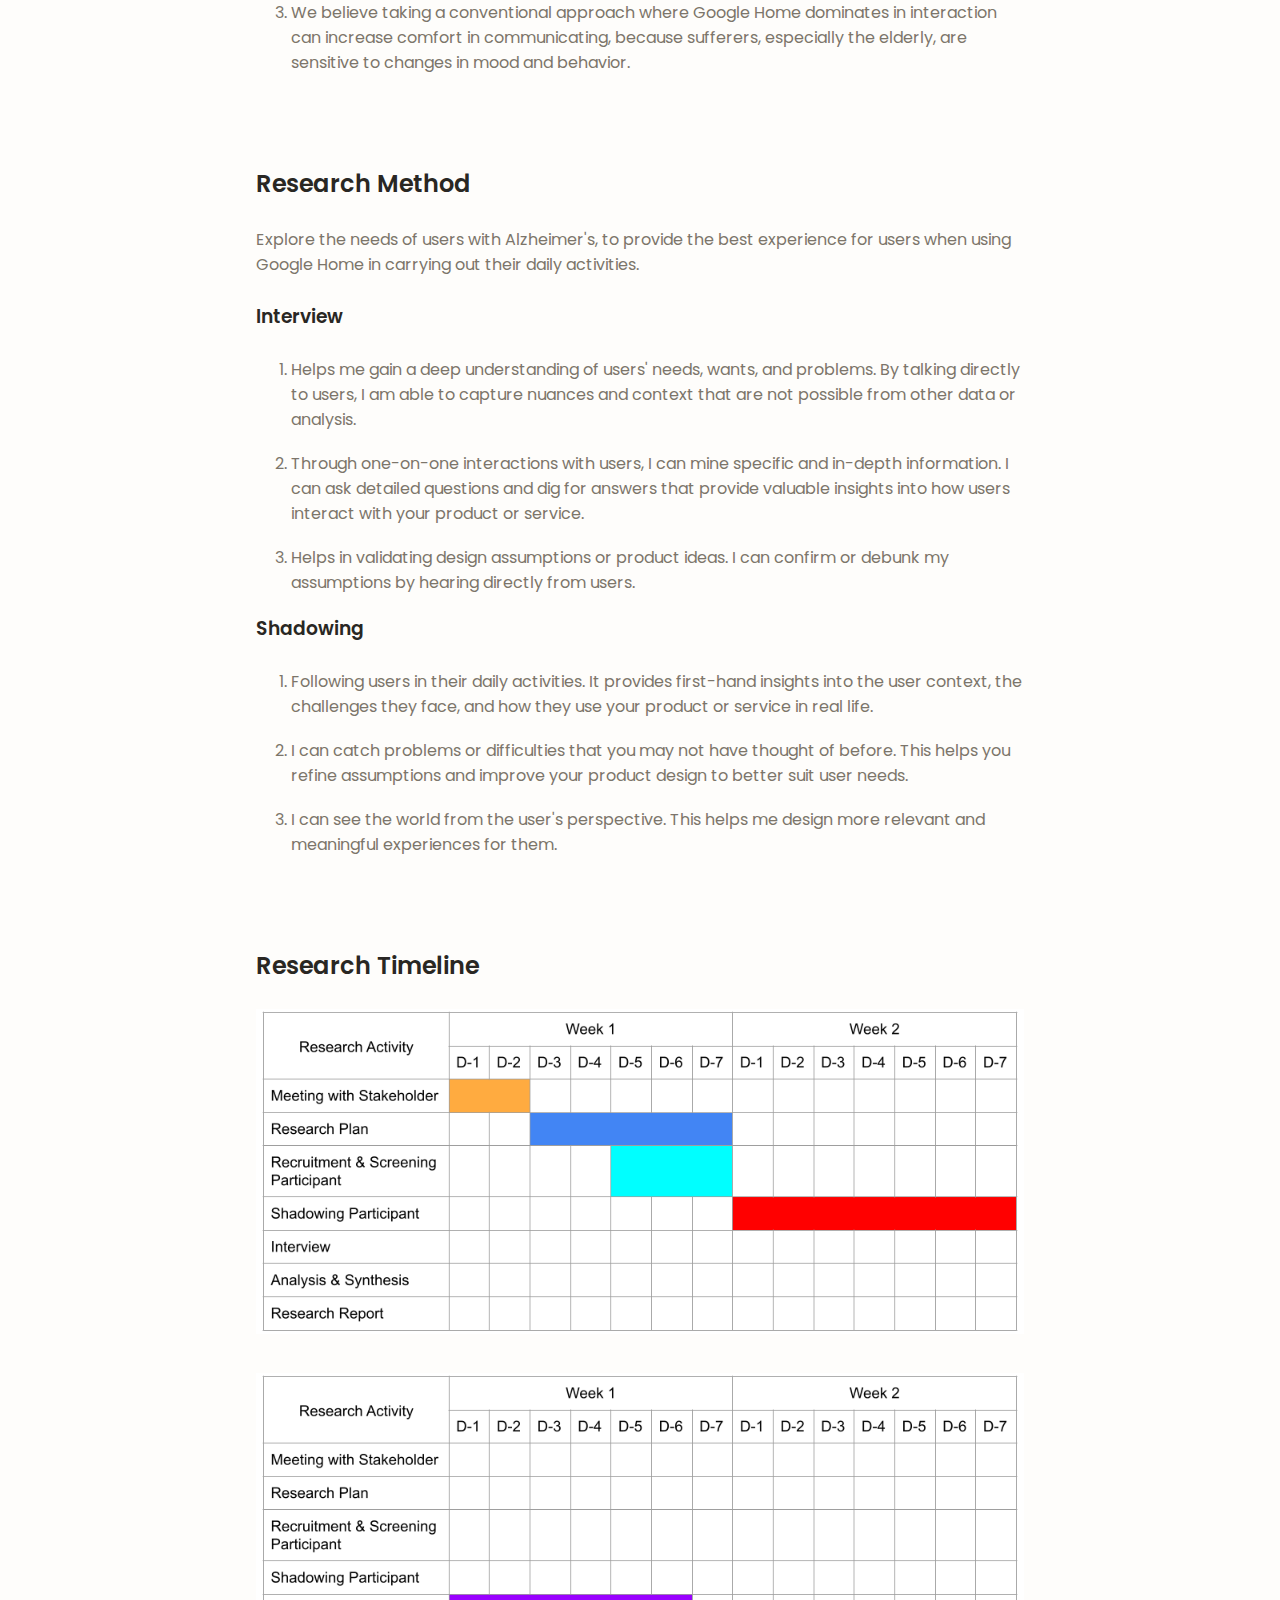
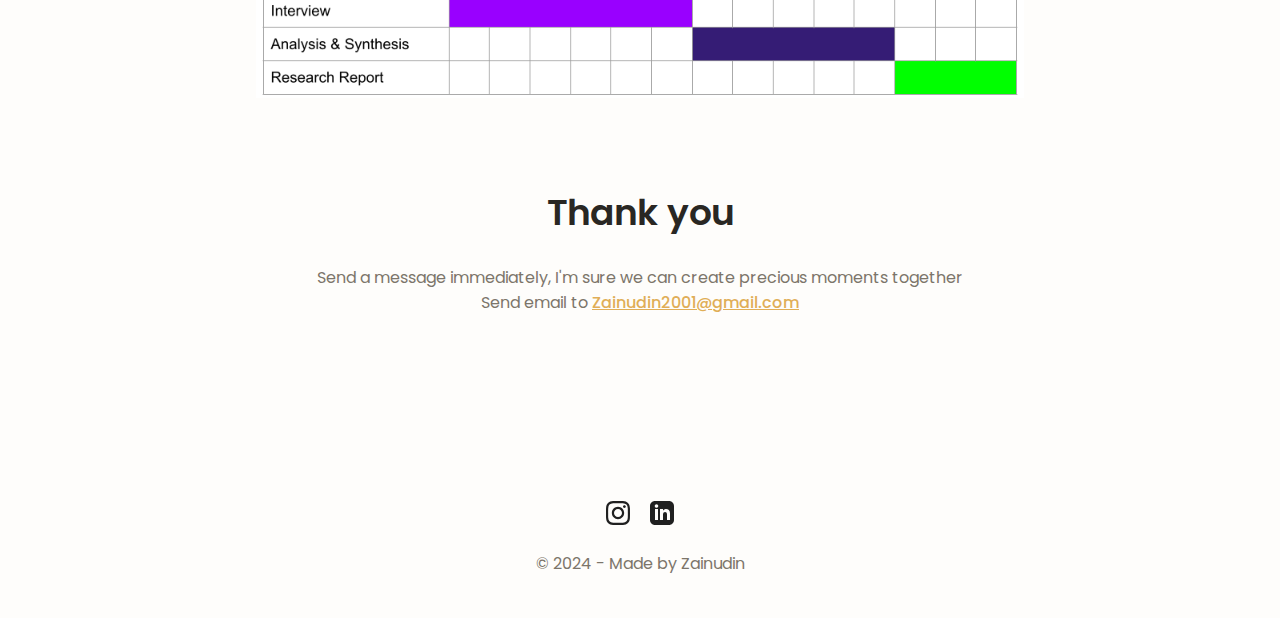
<file: alzheimers_researchplan.html>
<!DOCTYPE html>
    <html lang="en">
    <head>
        <meta charset="UTF-8">
        <meta name="viewport" content="width=device-width, initial-scale=1.0">
        <link rel="shortcut icon" type="x-icon" href="packages/images/logo2.png">
        <!--==================== UNICONS ====================-->
        <link rel="stylesheet" href="https://unicons.iconscout.com/release/v4.0.0/css/line.css">
        
        <!--==================== SWIPER CSS ====================-->
        <link rel="stylesheet" href="./packages/css/swiper-bundle.min.css">
        
        <!--==================== CSS ====================-->
        <link rel="stylesheet" href="./packages/css/styles.css">

        <title>Zainudin - UI/UX Designer</title>
    </head>
    <body>
        <!--==================== HEADER ====================-->
        <header class="header" id="header">
            <nav class="nav container">
                <img src="packages/images/logo5.png" alt="standing">
                <div class="nav__menu" id="nav-menu">
                    <ul class="nav__list grid">
                        <li class="nav__item">
                            <a href="/index.html" class="nav__link">
                                <i class="uil uil-estate nav__icon"></i>Work
                            </a>
                        </li>
                        <li class="nav__item">
                            <a href="/about.html" class="nav__link">
                                <i class="uil uil-user nav__icon"></i>About
                            </a>
                        </li>

                        <li class="nav__item">
                            <a href="mailto:zainudin2001@gmail.com" class="nav__link">
                                <i class="uil uil-message nav__icon"></i>Contact                               
                            </a>
                        </li>
                    </ul>
                    <i class="uil uil-times nav__close" id="nav-close"></i>
                </div>
                <div class="nav__btns">
                    <!-- Theme change button -->

                    <i class="uil uil-moon change-theme" id="theme-button"></i>

                    <div class="nav__toggle" id="nav-toggle">
                        <i class="uil uil-apps"></i>
                    </div>
                </div>
            </nav>
        </header>

        <!--==================== MAIN ====================-->
<!-- =========================== PORTFOLIO+++++++++++++++++++++++++++++++++++++++ -->
            <section class="portfolios section" id="portfolios">
                <h2 class="section__title">Google Home for Alzheimer's</h2>
                <span class="section__subtitle">UX Research Plan</span>
    
    
    
                    <!-- porto 2 -->
                     
                    <div class="portfolios__container container grid">
                      <img src="packages/images/portfolio/Alzheimer/mockup-alzheimer.jpg" alt="">

                      <div class="content">
                            <h2>Challenge</h2>
                            <p>A case study assumes that I, as a researcher from Google, am working with the Alzheimer's Association to research how Google Home features can support people with Alzheimer's in managing their daily activities and relationships with their loved ones.</p>
                            <p>The research activities are planned on a four-week timeline, and then you need to demonstrate the potential of Google Home to help and improve the quality of life of people with Alzheimer's.</p>
                            <p>And the task is to plan a study to solve the challenge.</p>
                            <ol>
                                <li>Read carefully a case study, and based on case study</li>
                                <li>Develop research objectives and questions.</li>
                                <li>Make a research hypothesis.</li>
                                <li>Determine the research method.</li>
                                <li>Develop a research timeline.</li>
                            </ol>
                      </div>

                      <div class="content">
                            <h2>Research Objective</h2>
                            <ol type="disc">
                                <li>How Google Home can manage the daily activities of people with Alzheimer's?</li>
                                <li>Does the control system in google home help well?</li>
                                <li>What features should be built into Google Home to meet the needs of people with Alzheimer's?</li>
                                <li>Find out how to provide the best experience for people with Alzheimer's.</li>
                            </ol>
                      </div>

                      <div class="content">
                        <h2>Research Questions</h2>
                        <h3>Functions:</h3>
                        <ol>
                            <li>Does the Google Home service fully help Alzheimer's sufferers?</li>
                            <li>Is the Google Home application easy to use?</li>
                        </ol>

                        <h3>Feature:</h3>
                        <ol>
                            <li>Do the features provided meet all the needs of people with Alzheimer's?</li>
                            <li>What features are often used by people with Alzheimer's?</li>
                        </ol>

                        <h3>Intractions:</h3>
                        <ol>
                            <li>Does the interaction with google home give a good response?</li>
                            <li>Is the audio provided easy to understand?</li>
                        </ol>
                       </div>


                       <div class="content">
                        <h2>Research Hypothesis</h2>
                        <img src="packages/images/portfolio/Alzheimer/Alzheimer-rafiki.png" alt="">
                        <ol>
                            <li>We believe develop the sensitivity of recording and capturing sound on Google Home, because people with Alzheimer's are one of them relatively sensitive to pronunciation.</li>
                            <li>We believe adding service features that apply offline to Google Home can help people with Alzheimer's, because Google Home still relies on a stable internet connection.</li>
                            <li>We believe taking a conventional approach where Google Home dominates in interaction can increase comfort in communicating, because sufferers, especially the elderly, are sensitive to changes in mood and behavior.</li>
                        </ol>
                       </div>


                       <div class="content">
                        <h2>Research Method</h2>
                        
                        <p>Explore the needs of users with Alzheimer's, to provide the best experience for users when using Google Home in carrying out their daily activities.</p>
                        <h3>Interview</h3>
                        <ol>
                            <li>Helps me gain a deep understanding of users' needs, wants, and problems. By talking directly to users, I am able to capture nuances and context that are not possible from other data or analysis.</li>
                            <li>Through one-on-one interactions with users, I can mine specific and in-depth information. I can ask detailed questions and dig for answers that provide valuable insights into how users interact with your product or service.</li>
                            <li>Helps in validating design assumptions or product ideas. I can confirm or debunk my assumptions by hearing directly from users.</li>
                        </ol>

                        <h3>Shadowing</h3>
                        <ol>
                            <li>Following users in their daily activities. It provides first-hand insights into the user context, the challenges they face, and how they use your product or service in real life.</li>
                            <li>I can catch problems or difficulties that you may not have thought of before. This helps you refine assumptions and improve your product design to better suit user needs.</li>
                            <li>I can see the world from the user's perspective. This helps me design more relevant and meaningful experiences for them.</li>
                        </ol>
                    </div>
                      
                        <div class="content">
                            <h2>Research Timeline</h2>
                            <img src="packages/images/portfolio/Alzheimer/tl1.png" alt="">
                            <img src="packages/images/portfolio/Alzheimer/tl2.png" alt="">
                        </div>

                    </div>

                    <div class="closing">
                        <h3 class="section__title">Thank you <i class="uil uil-grin"></i></h3>
                        <p>Send a message immediately, I'm sure we can create precious moments together<br>
                           Send email to <a href="mailto:zainudin2001@gmail.com"><span>Zainudin2001@gmail.com</span></a></p>
                    </div>
            </section>


    <!--==================== FOOTER ====================-->
    <footer>
        <div class="footer-icons">
          <a href="https://www.instagram.com/zainudln/">
            <svg xmlns="http://www.w3.org/2000/svg" width="24" height="24" viewBox="0 0 24 24"><path d="M12 2.163c3.204 0 3.584.012 4.85.07 3.252.148 4.771 1.691 4.919 4.919.058 1.265.069 1.645.069 4.849 0 3.205-.012 3.584-.069 4.849-.149 3.225-1.664 4.771-4.919 4.919-1.266.058-1.644.07-4.85.07-3.204 0-3.584-.012-4.849-.07-3.26-.149-4.771-1.699-4.919-4.92-.058-1.265-.07-1.644-.07-4.849 0-3.204.013-3.583.07-4.849.149-3.227 1.664-4.771 4.919-4.919 1.266-.057 1.645-.069 4.849-.069zm0-2.163c-3.259 0-3.667.014-4.947.072-4.358.2-6.78 2.618-6.98 6.98-.059 1.281-.073 1.689-.073 4.948 0 3.259.014 3.668.072 4.948.2 4.358 2.618 6.78 6.98 6.98 1.281.058 1.689.072 4.948.072 3.259 0 3.668-.014 4.948-.072 4.354-.2 6.782-2.618 6.979-6.98.059-1.28.073-1.689.073-4.948 0-3.259-.014-3.667-.072-4.947-.196-4.354-2.617-6.78-6.979-6.98-1.281-.059-1.69-.073-4.949-.073zm0 5.838c-3.403 0-6.162 2.759-6.162 6.162s2.759 6.163 6.162 6.163 6.162-2.759 6.162-6.163c0-3.403-2.759-6.162-6.162-6.162zm0 10.162c-2.209 0-4-1.79-4-4 0-2.209 1.791-4 4-4s4 1.791 4 4c0 2.21-1.791 4-4 4zm6.406-11.845c-.796 0-1.441.645-1.441 1.44s.645 1.44 1.441 1.44c.795 0 1.439-.645 1.439-1.44s-.644-1.44-1.439-1.44z"/></svg>
          </a>
          <a href="https://www.linkedin.com/in/zainudin41">
            <svg xmlns="http://www.w3.org/2000/svg" width="24" height="24" viewBox="0 0 24 24"><path d="M19 0h-14c-2.761 0-5 2.239-5 5v14c0 2.761 2.239 5 5 5h14c2.762 0 5-2.239 5-5v-14c0-2.761-2.238-5-5-5zm-11 19h-3v-11h3v11zm-1.5-12.268c-.966 0-1.75-.79-1.75-1.764s.784-1.764 1.75-1.764 1.75.79 1.75 1.764-.783 1.764-1.75 1.764zm13.5 12.268h-3v-5.604c0-3.368-4-3.113-4 0v5.604h-3v-11h3v1.765c1.396-2.586 7-2.777 7 2.476v6.759z"/></svg>
          </a>
        </div>
        <p>&#169; 2024 - Made by Zainudin</p>
    </footer>

    

    <!--==================== SCROLL TOP ====================-->
    <a href="#" class="scrollup" id="scroll-up">
        <i class="uil uil-arrow-up scrollup__icon"></i>
    </a>
    

    <!--==================== SWIPER JS ====================-->
    <script src="./packages/js/swiper-bundle.min.js"></script>

    <!--==================== MAIN JS ====================-->
    <script src="./packages/js/main.js"></script>
</body>

</html>
</file>
<file: packages/css/styles.css>
/* ==================== GOOGLE FONTS ====================*/
@import url("https://fonts.googleapis.com/css2?family=Poppins:wght@400;500;600&display=swap");

/*==================== VARIABLES CSS ====================*/
:root {
  --header-height: 3rem;

  /*========== Colors ==========*/
  /* Change favorite color */
  --hue-color: 38; /*Purple 250 - Green 142 - Blue 230 - Pink 340*/

  /* HSL color mode */
  --first-color: hsl(var(--hue-color), 69%, 61%);
  --first-color-second: hsl(var(--hue-color), 69%, 61%);
  --first-color-alt: hsl(var(--hue-color), 57%, 53%);
  --first-color-lighter: hsl(var(--hue-color), 92%, 85%);
  --title-color: hsl(var(--hue-color), 8%, 15%);
  --text-color: hsl(var(--hue-color), 8%, 45%);
  --text-color-light: hsl(var(--hue-color), 8%, 65%);
  --input-color: hsl(var(--hue-color), 70%, 96%);
  --body-color: hsl(var(--hue-color), 60%, 99%);
  --container-color: #fff;
  --scroll-bar-color: hsl(var(--hue-color), 12%, 90%);
  --scroll-thumb-color: hsl(var(--hue-color), 12%, 80%);

  /*========== Font and typography ==========*/
  --body-font: "Poppins", sans-serif;

  /* .5rem = 8px, 1rem = 16px, 1.5rem = 24px ... */
  --big-font-size: 2rem;
  --h1-font-size: 1.5rem;
  --h2-font-size: 1.25rem;
  --h3-font-size: 1.125rem;
  --normal-font-size: 0.938rem;
  --small-font-size: 0.813rem;
  --smaller-font-size: 0.75rem;

  /*========== Font weight ==========*/
  --font-medium: 500;
  --font-semi-bold: 600;

  /*========== Margenes Bottom ==========*/
  /* .25rem = 4px, .5rem = 8px, .75rem = 12px ... */
  --mb-0-25: 0.25rem;
  --mb-0-5: 0.5rem;
  --mb-0-75: 0.75rem;
  --mb-1: 1rem;
  --mb-1-5: 1.5rem;
  --mb-2: 2rem;
  --mb-2-5: 2.5rem;
  --mb-3: 3rem;

  /*========== z index ==========*/
  --z-tooltip: 10;
  --z-fixed: 100;
  --z-modal: 1000;
}

/* Font size for large devices */
@media screen and (min-width: 968px) {
  :root {
    --big-font-size: 3rem;
    --h1-font-size: 2.25rem;
    --h2-font-size: 1.5rem;
    --h3-font-size: 1.25rem;
    --normal-font-size: 1rem;
    --small-font-size: 0.875rem;
    --smaller-font-size: 0.813rem;
  }
}

/*========== Variables Dark theme ==========*/
body.dark-theme {
  /* HSL color mode */
  --first-color-second: hsl(var(--hue-color), 30%, 8%);
  --title-color: hsl(var(--hue-color), 8%, 95%);
  --text-color: hsl(var(--hue-color), 8%, 45%);
  --text-color-light: hsl(var(--hue-color), 8%, 75%);
  --input-color: hsl(var(--hue-color), 29%, 16%);
  --body-color: hsl(var(--hue-color), 28%, 12%);
  --container-color: hsl(var(--hue-color), 29%, 16%);
  --scroll-bar-color: hsl(var(--hue-color), 12%, 48%);
  --scroll-thumb-color: hsl(var(--hue-color), 12%, 36%);
}

/*========== Button Dark/Light ==========*/
.nav__btns {
  display: flex;
  align-items: center;
}

.change-theme {
  font-size: 1.25rem;
  color: var(--title-color);
  margin-right: var(--mb-1);
  cursor: pointer;
}

.change-theme:hover {
  color: var(--first-color);
}

/*==================== BASE ====================*/

* {
  box-sizing: border-box;
  padding: 0;
  margin: 0;
}

html {
  scroll-behavior: smooth;
}

body {
  margin: 0 0 var(--header-height) 0;
  font-family: var(--body-font);
  font-size: var(--normal-font-size);
  background-color: var(--body-color);
  color: var(--text-color);
}

h1,
h2,
h3,
h4 {
  color: var(--title-color);
  font-weight: var(--font-semi-bold);
}

ul {
  list-style: none;
}

a {
  text-decoration: none;
}

img {
  width: 100%;
  height: auto;
}

/*==================== REUSABLE CSS CLASSES ====================*/
.section {
  padding: 2rem 0 4rem;
  margin-bottom: 40px;
}

.section__title {
  font-size: var(--h1-font-size);
}

.section__subtitle {
  display: block;
  font-size: var(--small-font-size);
  margin-bottom: var(--mb-2);
}

.section__title,
.section__subtitle {
  text-align: center;
}

/*==================== LAYOUT ====================*/

.container {
  max-width: 768px;
  margin-left: var(--mb-1-5);
  margin-right: var(--mb-1-5);
}

.grid {
  display: grid;
  gap: 1.5rem;
}

.header {
  width: 100%;
  position: fixed;
  bottom: 0;
  left: 0;
  z-index: var(--z-fixed);
  background-color: var(--body-color);
}

/*==================== NAV ====================*/
.nav {
  max-width: 968px;
  height: var(--header-height);
  display: flex;
  justify-content: space-between;
  align-items: center;
}

.nav__logo,
.nav__toggle {
  color: var(--title-color);
  font-weight: var(--font-medium);
}

.nav__logo:hover {
  color: var(--first-color);
}

.nav__toggle {
  font-size: 1.1rem;
  cursor: pointer;
}

.nav__toggle:hover {
  color: var(--first-color);
}

@media screen and (max-width: 767px) {
  .nav__menu {
    position: fixed;
    bottom: -100%;
    left: 0;
    width: 100%;
    background-color: var(--body-color);
    padding: 2rem 1.5rem 4rem;
    box-shadow: 0 -1px 4px rgba(0, 0, 0, 0.15);
    border-radius: 1.5rem 1.5rem 0 0;
    transition: 0.3s;
  }
}

.nav__list {
  grid-template-columns: repeat(3, 1fr);
  gap: 2rem;
}
.nav__link {
  display: flex;
  flex-direction: column;
  align-items: center;
  font-size: var(--small-font-size);
  color: var(--title-color);
  font-weight: var(--font-medium);
}

.nav__link:hover {
  color: var(--first-color);
}

.nav__icon {
  font-size: 1.2rem;
}

.nav__close {
  position: absolute;
  right: 1.3rem;
  bottom: 0.5rem;
  font-size: 1.5rem;
  cursor: pointer;
  color: var(--first-color);
}

.nav__close:hover {
  color: var(--first-color-alt);
}

/* show menu */
.show-menu {
  bottom: 0;
}

/* Active link */
.active-link {
  color: var(--first-color);
}

/* Change background header */
.scroll-header {
  box-shadow: 0 -1px 4px rgba(0, 0, 0, 0.15);
}

/*==================== HOME ====================*/

.home__container {
  gap: 1rem;
}

.home__content {
  grid-template-columns: 0.5fr 3fr;
  padding-top: 3.5rem;
  align-items: center;
}

.home__social {
  display: grid;
  grid-template-columns: max-content;
  row-gap: 1rem;
}

.home__social-icon {
  font-size: 1.25rem;
  color: var(--first-color);
}

.home__social-icon:hover {
  color: var(--first-color-alt);
}

.home__blob {
  width: 200px;
  fill: var(--first-color);
}

.home__blob-img {
  width: 220px;
}

.home__data {
  grid-column: 1/3;
}

.home__title {
  font-size: var(--big-font-size);
}

.home__subtitle {
  font-size: var(--h3-font-size);
  color: var(--text-color);
  font-weight: var(--font-medium);
  margin-bottom: var(--mb-0-75);
}

.home__description {
  margin-bottom: var(--mb-2);
}

.home__scroll {
  display: none;
}

.home__scroll-button {
  color: var(--first-color);
  transition: 0.3s;
}

.home__scroll-button:hover {
  transform: translateY(0.25rem);
}

.home__scroll-mouse {
  font-size: 2rem;
}

.home__scroll-name {
  font-size: var(--small-font-size);
  color: var(--title-color);
  font-weight: var(--font-medium);
  margin-right: var(--mb-0-25);
}

.home__scroll-arrow {
  font-size: 1.25rem;
}
/*==================== BUTTONS ====================*/

.button {
  display: inline-block;
  background-color: var(--first-color);
  color: #ffff;
  padding: 1rem;
  border-radius: 0.5rem;
  font-weight: var(--font-medium);
}

.button:hover {
  background-color: var(--first-color-alt);
}

.button__icon {
  font-size: 1.2rem;
  margin-left: var(--mb-0-5);
  transition: 0.3s;
}

.button--white {
  background-color: #fff;
  color: var(--first-color);
}

.button--white:hover {
  background-color: #fff;
}

.button--flex {
  display: inline-flex;
  align-items: center;
  transition: 0.3s;
}

.button--small {
  padding: 0.75rem 1rem;
}

.button--link {
  padding: 0;
  background-color: transparent;
  color: var(--first-color);
}

.button--link:hover {
  background-color: transparent;
  color: var(--first-color-alt);
}

/*==================== ABOUT ====================*/
.about__img {
  width: 200px;
  border-radius: 0.5rem;
  justify-self: center;
  align-items: center;
}

.about__description {
  text-align: center;
  margin-bottom: var(--mb-2-5);
}

.about__info {
  display: flex;
  justify-content: space-evenly;
  margin-bottom: var(--mb-2-5);
}

.about__info-title {
  font-size: var(--h2-font-size);
  font-weight: var(--font-semi-bold);
  color: var(--title-color);
}

.about__info-name {
  font-size: var(--smaller-font-size);
}

.about__info-title,
.about__info-name {
  display: block;
  text-align: center;
}

.about__buttons {
  display: flex;
  justify-content: center;
}

/*==================== SKILLS ====================*/

.skills__container {
  row-gap: 0;
}

.skills__header {
  display: flex;
  align-items: center;
  margin-bottom: var(--mb-2-5);
  cursor: pointer;
}

.skills__icon,
.skills__arrow {
  font-size: 2rem;
  color: var(--first-color);
}

.skills__icon {
  margin-right: var(--mb-0-75);
}

.skills__title {
  font-size: var(--h3-font-size);
}

.skills__subtitle {
  font-size: var(--small-font-size);
  color: var(--text-color-light);
}

.skills__arrow {
  margin-left: auto;
  transition: 0.4s;
}

.skills__list {
  row-gap: 1.5rem;
  padding-left: 2.7rem;
}

.skills__titles {
  display: flex;
  justify-content: space-between;
  margin-bottom: var(--mb-0-5);
}

.skills__name {
  font-size: var(--normal-font-size);
  font-weight: var(--font-medium);
}

.skills__bar,
.skills__percentage {
  height: 5px;
  border-radius: 0.25rem;
}

.skills__bar {
  background-color: var(--first-color-lighter);
}

.skills__percentage {
  display: block;
  background-color: var(--first-color);
}

.skills__html {
  width: 90%;
}

.skills__css {
  width: 80%;
}

.skills__js {
  width: 60%;
}

.skills__wordpress {
  width: 70%;
}

.skills__python {
  width: 60%;
}

.skills__tab {
  width: 70%;
}

.skills__sql {
  width: 50%;
}

.skills__google {
  width: 70%;
}

.skills__bank {
  width: 80%;
}

.skills__google {
  width: 70%;
}

.skills__counter {
  width: 80%;
}

.skills__office {
  width: 90%;
}

.skills__close .skills__list {
  height: 0;
  overflow: hidden;
}

.skills__open .skills__list {
  height: max-content;
  margin-bottom: var(--mb-2-5);
}

.skills__open .skills__arrow {
  transform: rotate(-180deg);
}

/*==================== QUALIFICATION ====================*/
.qualification__tabs {
  display: flex;
  justify-content: space-evenly;
  margin-bottom: var(--mb-2);
}

.qualification__button {
  font-size: var(--h3-font-size);
  font-weight: var(--font-medium);
  cursor: pointer;
}

.qualification__button:hover {
  color: var(--first-color);
}

.qualification__icon {
  font-size: 1.8rem;
  margin-right: var(--mb-0-25);
}

.qualification__data {
  display: grid;
  grid-template-columns: 1fr max-content 1fr;
  column-gap: 1.5rem;
}

.qualification__title {
  font-size: var(--normal-font-size);
  font-weight: var(--font-medium);
}

.qualification__subtitle {
  display: inline-block;
  font-size: var(--small-font-size);
  margin-bottom: var(--mb-1);
}

.qualification__calendar {
  font-size: var(--smaller-font-size);
  color: var(--text-color-light);
  /* margin-bottom: var(--mb-1) */
}

.qualification__rounder {
  display: inline-block;
  width: 13px;
  height: 13px;
  background-color: var(--first-color);
  border-radius: 50%;
}

.qualification__line {
  display: block;
  width: 1px;
  height: 100%;
  background-color: var(--first-color);
  transform: translate(6px, -7px);
}

.qualification__content[data-content] {
  display: none;
}

.qualification__active[data-content] {
  display: block;
}

.qualification__button.qualification__active {
  color: var(--first-color);
}

/*==================== SERVICES ====================*/
.services__container {
  gap: 1.5rem;
  grid-template-columns: repeat(2, 1fr);
}

.services__content {
  position: relative;
  background-color: var(--container-color);
  padding: 3.5rem 0.5rem 1.25rem 1.5rem;
  border-radius: 0.25rem;
  box-shadow: 0 2px 4px rgba(0, 0, 0, 0.15);
  transition: 0.3s;
}

.services__content:hover {
  box-shadow: 0 4px 8px rgba(0, 0, 0, 0.3);
}

.services__icon {
  display: block;
  font-size: 1.5rem;
  color: var(--first-color);
  margin-bottom: var(--mb-1);
}

.services__title {
  font-size: var(--h3-font-size);
  margin-bottom: var(--mb-1);
  font-weight: var(--font-medium);
}

.services__button {
  cursor: pointer;
  font-size: var(--small-font-size);
}

.services__button:hover .button__icon {
  transform: translateX(0.25rem);
}

.services__modal {
  position: fixed;
  top: 0;
  left: 0;
  right: 0;
  bottom: 0;
  background-color: rgba(0, 0, 0, 0.5);
  display: flex;
  align-items: center;
  justify-content: center;
  padding: 0 1rem;
  z-index: var(--z-modal);
  opacity: 0;
  visibility: hidden;
  transition: 0.3s;
}

.services__modal-content {
  position: relative;
  background-color: var(--container-color);
  padding: 1.5rem;
  border-radius: 0.5rem;
}

.services__modal-services {
  row-gap: 1rem;
}

.services__modal-service {
  display: flex;
}

.services__modal-title {
  font-size: var(--h3-font-size);
  font-weight: var(--font-medium);
  margin-bottom: var(--mb-1-5);
}

.services__modal-close {
  position: absolute;
  top: 1rem;
  right: 1rem;
  font-size: 1.5rem;
  color: var(--first-color);
  cursor: pointer;
}

.services__modal-icon {
  color: var(--first-color);
  margin-right: var(--mb-0-25);
}

/* Active Modal */
.active-modal {
  opacity: 1;
  visibility: visible;
}

/*==================== PORTFOLIO ====================*/
.portfolio__container {
  overflow: initial;
}

.portfolio__content {
  padding: 0 1.5rem;
}

.portfolio__img {
  width: 265px;
  border-radius: 0.5rem;
  justify-self: center;
}

.portfolio__title {
  font-size: var(--h3-font-size);
  margin-bottom: var(--mb-0-5);
}

.portfolio__description {
  margin-bottom: var(--mb-0-75);
}

.portfolio__button:hover .button__icon {
  transform: translateX(0.25rem);
}

.swiper-button-prev::after,
.swiper-button-next::after {
  content: "";
}

.swiper-portfolio-icon {
  font-size: 2rem;
  color: var(--first-color);
}

.swiper-button-prev {
  left: -0.5rem;
}

.swiper-button-next {
  right: -0.5rem;
}

.swiper-container-horizontal > .swiper-pagination-bullets {
  bottom: -2.5rem;
}

.swiper-pagination-bullet-active {
  background-color: var(--first-color);
}

.swiper-button-prev,
.swiper-button-next,
.swiper-pagination-bullet {
  outline: none;
}
/*==================== PROJECT IN MIND ====================*/
.project {
  text-align: center;
}

.project__bg {
  background-color: var(--first-color-second);
  padding-top: 3rem;
}

.project__title {
  font-size: var(--h2-font-size);
  margin-bottom: var(--mb-0-75);
}

.project__description {
  margin-bottom: var(--mb-1-5);
}

.project__title,
.project__description {
  color: #fff;
}

.project__img {
  width: 232px;
  justify-self: center;
}

/*==================== TESTIMONIAL ====================*/
.testimonial__data,
.testimonial__header {
  display: flex;
}

.testimonial__data {
  justify-content: space-between;
  margin-bottom: var(--mb-1);
}

.testimonial__img {
  width: 60px;
  height: 60px;
  border-radius: 50%;
  margin-right: var(--mb-0-75);
}

.testimonial__name {
  font-size: var(--h3-font-size);
  font-weight: var(--font-medium);
}

.testimonial__client {
  font-size: var(--small-font-size);
  color: var(--text-color-light);
}

.testimonial__description {
  margin-bottom: var(--mb-2-5);
}

.testimonial__icon-star {
  color: var(--first-color);
}

.swiper-container .swiper-pagination-testimonial {
  bottom: 0;
}

/*==================== CONTACT ME ====================*/
.contact__container {
  row-gap: 3rem;
}

.contact__information {
  display: flex;
  margin-bottom: var(--mb-2);
}

.contact__icon {
  font-size: 1.5rem;
  color: var(--first-color);
  margin-right: var(--mb-0-75);
}

.content__title {
  font-size: var(--h3-font-size);
  font-weight: var(--font-medium);
}

.contact__subtitle {
  font-size: var(--small-font-size);
  color: var(--text-color-light);
}

.contact__content {
  background-color: var(--input-color);
  border-radius: 0.5rem;
  padding: 0.75rem 1rem 0.25rem;
}

.contact__label {
  font-size: var(--smaller-font-size);
  color: var(--title-color);
}

.contact__input {
  width: 100%;
  background-color: var(--input-color);
  color: var(--text-color);
  font-family: var(--body-font);
  font-size: var(--normal-font-size);
  border: none;
  outline: none;
  padding: 0.25rem 0.5rem 0.5rem 0;
}

/*==================== FOOTER ====================*/
.footer {
  padding-top: 2rem;
}

.footer__container {
  row-gap: 3.5rem;
}

.footer__bg {
  background-color: var(--first-color-second);
  padding: 2rem 0 3rem;
}

.footer__title {
  font-size: var(--h1-font-size);
  margin-bottom: var(--mb-0-25);
}

.footer__subtitle {
  font-size: var(--small-font-size);
}

.footer__links {
  display: flex;
  flex-direction: column;
  row-gap: 1.5rem;
}

.footer__link:hover {
  color: var(--first-color-lighter);
}

.footer__social {
  align-items: center;
  font-size: 1.25rem;
  margin-right: var(--mb-1-5);
}

.footer__social:hover {

  color: var(--first-color-lighter);
}

.footer__copy {
  font-size: var(--smaller-font-size);
  text-align: center;
  color: var(--text-color-light);
  margin-top: var(--mb-3);
}

.footer__title,
.footer__subtitle,
.footer__link,
.footer__social {
  color: #fff;
}

/*========== SCROLL UP ==========*/
.scrollup {
  position: fixed;
  right: 1rem;
  bottom: -20%;
  background-color: var(--first-color);
  opacity: 0.8;
  padding: 0 0.3rem;
  border-radius: 0.4rem;
  z-index: var(--z-tooltip);
  transition: 0.4s;
}

.scrollup:hover {
  background-color: var(--first-color-alt);
}

.scrollup__icon {
  font-size: 1.5rem;
  color: #fff;
}

/* Show scroll */
.show-scroll {
  bottom: 5rem;
}

/*========== SCROLL BAR ==========*/
::-webkit-scrollbar {
  width: 0.6rem;
  background-color: var(--scroll-bar-color);
  border-radius: 0.5rem;
}

::-webkit-scrollbar-thumb {
  background-color: var(--scroll-thumb-color);
  border-radius: 0.5rem;
}

::-webkit-scrollbar-thumb:hover {
  background-color: var(--text-color-light);
}

/*==================== MEDIA QUERIES ====================*/
/* For small devices */
@media screen and (max-width: 380px) {
  .container {
    margin-left: var(--mb-1);
    margin-right: var(--mb-1);
  }

  .nav__menu {
    padding: 2rem 0.25rem 4rem;
  }

  .nav__list {
    column-gap: 0;
  }

  .home__content {
    grid-template-columns: 0.35fr 3fr;
  }

  .home__blob {
    width: 250px;
  }

  .home__social-icon {
    width: 30px;
  }

  .home__subtitle {
    font-size: 24px;
  }

  .home__description {
    font-size: 18px;
  }

  .home__button {
    font-size: 20px;
  }

  .skills__title {
    font-size: var(--normal-font-size);
  }
  .qualification__data {
    gap: 0.5rem;
  }

  .services__container {
    grid-template-columns: max-content;
    justify-content: center;
  }

  .services__content {
    padding-right: 3.5rem;
  }
  .services__modal {
    padding: 0 0.5rem;
  }

  .project__img {
    width: 200px;
  }

  .testimonial__header,
  .testimonial__data {
    flex-direction: column;
    align-items: center;
  }

  .testimonial__img {
    margin-right: 0;
    margin-bottom: var(--mb-0-25);
  }

  .testimonial__data,
  .testimonial__description {
    text-align: center;
  }
}

/* For medium devices */
@media screen and (min-width: 568px) {
  .home__content {
    grid-template-columns: max-content 1fr 1fr;
  }

  .home__data {
    grid-column: initial;
  }
  .home__img {
    order: 1;
    justify-self: center;
  }

  .about__container,
  .skills_container,
  .portfolio__content,
  .project__container,
  .contact__container,
  .footer__container {
    grid-template-columns: repeat(2, 1fr);
  }

  .qualification__sections {
    display: grid;
    grid-template-columns: 0.6fr;
    justify-content: center;
  }

  @media screen and (min-width: 768px) {
    .container {
      margin-left: auto;
      margin-right: auto;
    }

    .body {
      margin: 0;
    }
    .section {
      padding: 6rem 0 2rem;
    }
    .section__subtitle {
      margin-bottom: 4rem;
    }
    .header {
      top: 0;
      bottom: initial;
    }

    .header,
    .main,
    .footer__container {
      padding: 0 1rem;
    }

    .nav {
      height: calc(var(--header-height) + 1.5rem);
      column-gap: 1rem;
    }
    .nav__icon,
    .nav__close,
    .nav__toggle {
      display: none;
    }

    .nav__list {
      display: flex;
      column-gap: 2rem;
    }

    .nav__menu {
      margin-left: auto;
    }
    .change-theme {
      margin: 0;
    }

    .home__container {
      row-gap: 5rem;
    }

    .home__content {
      padding-top: 5.5rem;
      column-gap: 2rem;
    }
    .home__blob {
      width: 270px;
    }
    .home__scroll {
      display: block;
    }
    .home__scroll-button {
      margin-left: 3rem;
    }
    .about__container {
      column-gap: 5rem;
    }
    .about__img {
      width: 350px;
    }
    .about__description {
      text-align: initial;
    }
    .about__info {
      justify-content: space-between;
    }
    .about__buttons {
      justify-content: initial;
    }
    .qualification__tabs {
      justify-content: center;
    }
    .qualification__button {
      margin: 0 var(--mb-1);
    }

    .qualification__sections {
      grid-template-columns: 0.5fr;
    }
    .services__container {
      grid-template-columns: repeat(3, 218px);
      justify-content: center;
    }
    .services__icon {
      font-size: 2rem;
    }
    .services__content {
      padding: 6rem 0 2rem 2.5rem;
    }

    .services__modal-content {
      width: 450px;
    }
    .portfolio__img {
      width: 320px;
    }
    .portfolio__content {
      align-items: center;
    }
    .project {
      text-align: initial;
    }
    .project__bg {
      background: none;
    }
    .project__container {
      background-color: var(--first-color-second);
      border-radius: 1rem;
      padding: 3rem 2.5rem 0;
      grid-template-columns: 1fr max-content;
      column-gap: 3rem;
    }
    .project__data {
      padding-top: 0.8rem;
    }
    .footer__container {
      grid-template-columns: repeat(3, 1fr);
    }
    .footer__bg {
      padding: 3rem 0 3.5rem;
    }

    .footer__links {
      flex-direction: row;
      column-gap: 2rem;
    }
    .footer__socials {
      justify-self: flex-end;
    }
    .footer__copy {
      margin-top: 4.5rem;
    }
  }
}

/* For large devices */
@media screen and (min-width: 1024px) {
  body {
    margin: 0;
  }

  .header,
  .main,
  .footer__container {
    padding: 0;
  }
  .home__blob {
    width: 320px;
  }
  .home__social {
    transform: translateX(-6rem);
  }
  .services__container {
    grid-template-columns: repeat(3, 238px);
  }
  .portfolio__content {
    column-gap: 5rem;
  }

  .project__container {
    padding-bottom: 30px;
  }

  .swiper-portfolio-icon {
    font-size: 3.5rem;
  }
  .swiper-button-prev {
    left: -3.5rem;
  }
  .swiper-button-next {
    right: -3.5rem;
  }
  .swiper-container-horizontal > .swiper-pagination-bullets {
    bottom: -4.5rem;
  }

  .contact__form {
    width: 460px;
  }
  .contact__inputs {
    grid-template-columns: repeat(2, 1fr);
  }
}


/* ============= Hover Portfolio Img at Home ============ */
.bagian{
  border-radius: 0.9rem;
  overflow: hidden;
  margin-bottom: 2rem;
}
.img-area {
  text-align: center;
  color: #fff;
  position: relative;
  overflow: hidden;
}

.img-area img{
  width: 100%;

  display: flex;
}

.img-text,

.img-area:after {
  width: 100%;
  position: absolute;
  left: 0;
  
}

.img-area:after {
  content: '';
  height: 100%;
  top: 0;
  transition: 0.5s;
}

.img-area:hover:after{
  background: linear-gradient(to bottom, rgba(199,0,57,.01) 0, rgba(251, 255, 24, 0.068) 25%, 
  rgba(30, 30, 30, 0.75) 75%, rgba(43, 43, 43, 0.95) 100%);
}

.img-text {
  padding: 20px;
  margin-bottom: 20px;
  bottom: 0;
  z-index: 1;
  transform: translateY(145px);
  /* transition: all 16.5s cubic-bezier(.13.62,.81,.91) 0s; */
  
}

.img-text h3{
  color: #fff;
  font-size: 1.5rem;
  font-weight: 500;
  margin-bottom: 0;
}

.img-text h5{
  margin-top: 0.4rem;
  font-weight: 300;
  font-size: 1rem;
  margin-bottom: 0;
}

.img-area:hover .img-text {
  transform: translateY(0);
  transition: 0.3s;
}


.back{
  margin-top: 2rem;
  display: flex;
  align-items: center;
  
}
.back span{
  font-family: 'IowanOldSt BT', sans-serif;
  color: #525252;
  font-size: 0.9rem;
  font-weight: 400;
}

.back svg{
  fill: #525252;
  margin-bottom: -0.35rem;
  margin-right: 0.5rem;
}

.date{
  margin-top: 1rem;
  display: flex;
  align-items: center;
  margin-bottom: rem;
  
}
.date span{
  font-family: 'IowanOldSt BT', sans-serif;
  color: #525252;
  font-size: 0.9rem;
  font-weight: 500;
}

.date svg{
  fill: #525252;
  margin-bottom: 3rem;
  margin-right: 0.5rem;
}


.nav img{
  /* display: flex;
  align-items: center;
  font: 700;
  font-size: 2rem; */
  width: 12%;
  object-fit: '';
}


/* =====CLOSING========= */
.closing {
  text-align: center;
}

.closing span{
  font-weight: 500;
  color: var(--first-color-second);
  text-decoration: underline;
  
}


/* footer section */
footer {
   margin-top: 7rem;
    /* background-color: var(--first-color-second); */
    padding: 1rem 0;
    text-align: center;
}

.footer p{
  color: #3e3e3e;
}

.footer-icons {
    margin-bottom: 1.2rem;
    
}

.footer-icons a{
    margin: 0 .5rem;
}

.footer-icons svg {
    fill: #202020;
}

.footer-icons a:hover svg {
    fill: var(--first-color-second); 
}

/* =====================Konten============== ==*/
.content {
  margin-bottom: 3rem;
}

.content h1,h2,h3,h4,h5,p{
  margin-bottom: 1.6rem;
}

.info h4{
  margin-bottom: .4rem;
}


.content li{
  margin-bottom: 1.2rem;
  margin-left: 2.2rem;
}

.content h6{
  text-align: center;
  font-family: var(--body-font);
  font-size: 1.2rem;
  font-weight: 300;
}

.content img{
  margin-bottom: 2rem;
}
/* ====================End Konten============== */

.overview {
  display: flex;
  gap: 40px;
  
}

.case {
  width: 82%;
}

.garis {
  border-left: 4px solid #dbdbdb;
  
}

.otc{
  margin-bottom: px;
}

.logo-identity {
  display: flex;
  gap: 20px;
}

.text {
  width: 500%;
}

.logo-identity2 {
  display: flex;
  gap: 20px;
}

.text2 {
  width: 100%;
}

.logo-identity4 {
  display: flex;
  gap: 20px;
}

.text4 {
  width: 500%;
}

.logo-identity5 {
  display: flex;
  gap: 20px;
}


.logo-identity3 {
  display: flex;
  gap: 40px;
}


/* =========== SKILL ABOUT ============= */
.myskill-into {
  justify-content: center;
  gap: 6rem;
  text-align: center;
  display: flex;
  margin-bottom: 4rem;
}

.myskill-into p{
  margin: .4rem;
}

.myskill-into h3{
  font-weight: 500;
  color: var(--first-color-second);
}

.certificate__section {
  margin-top: 4rem;
}
</file>
